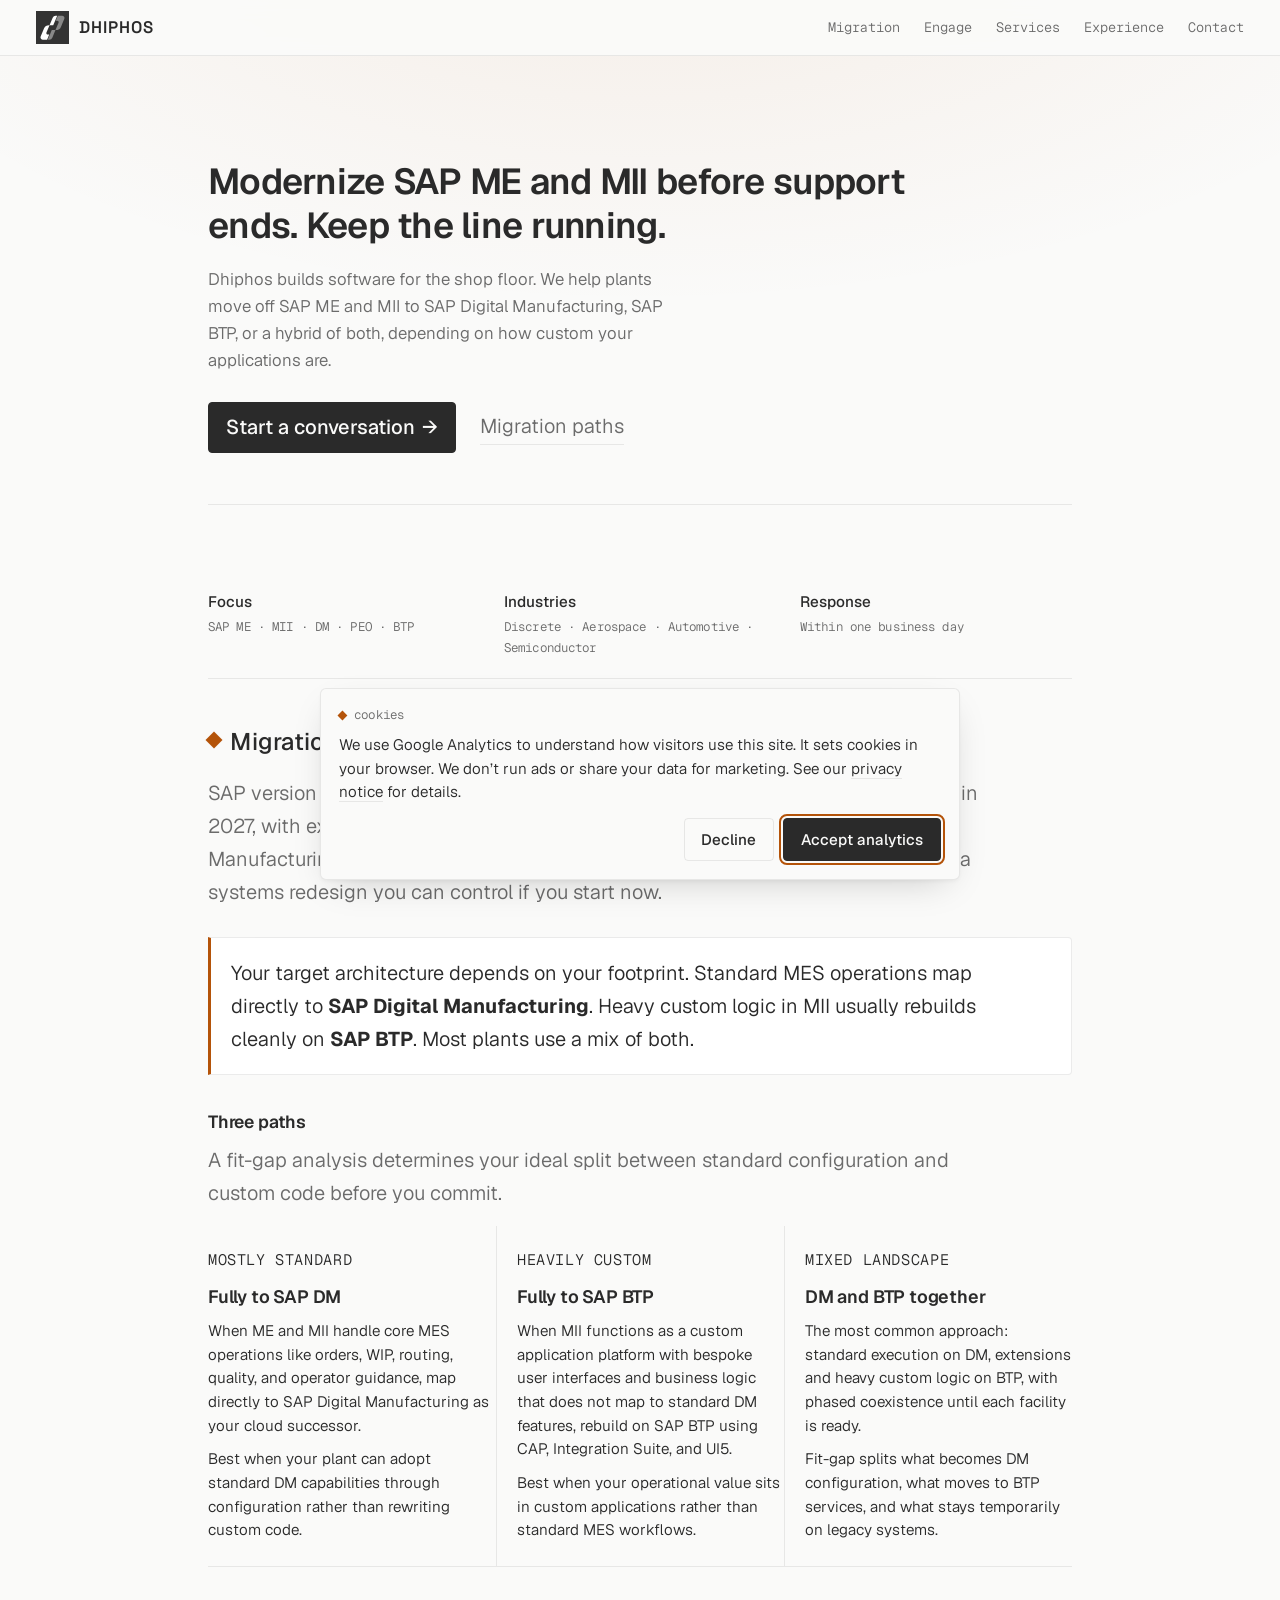
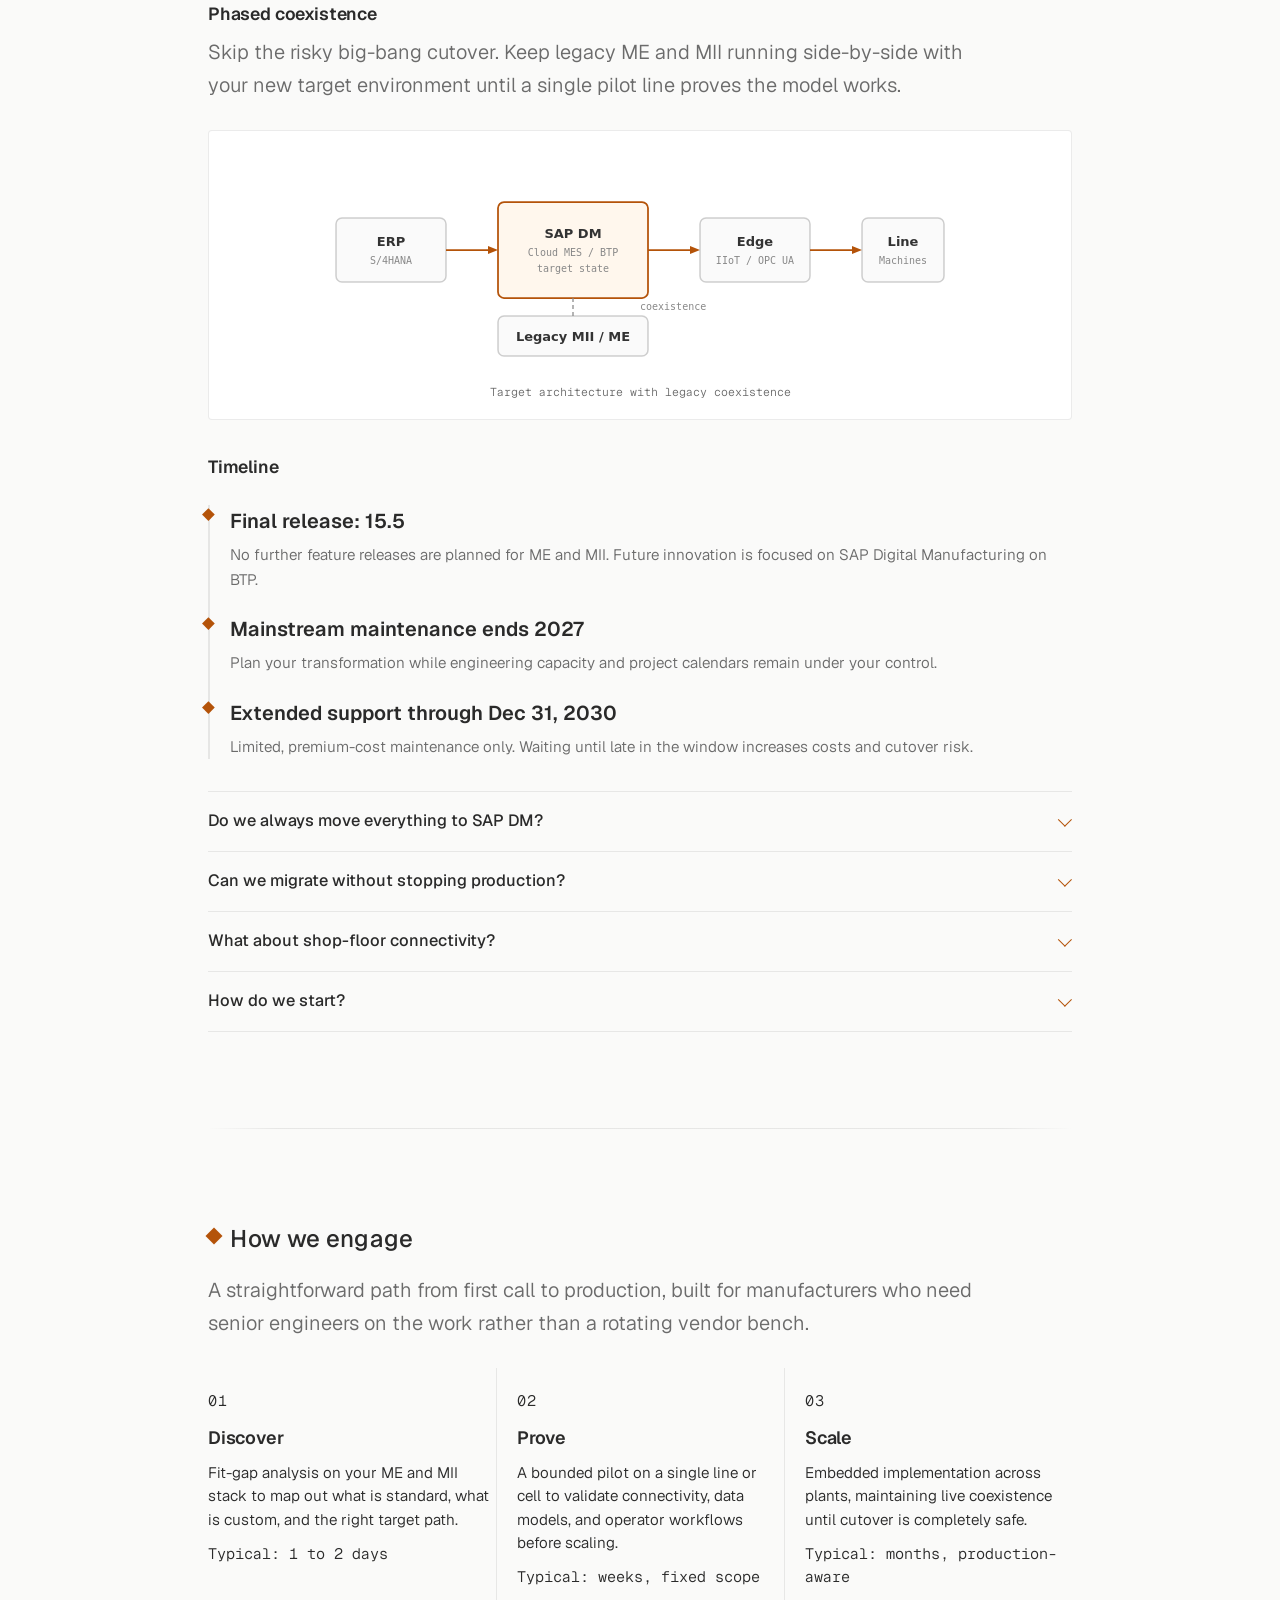
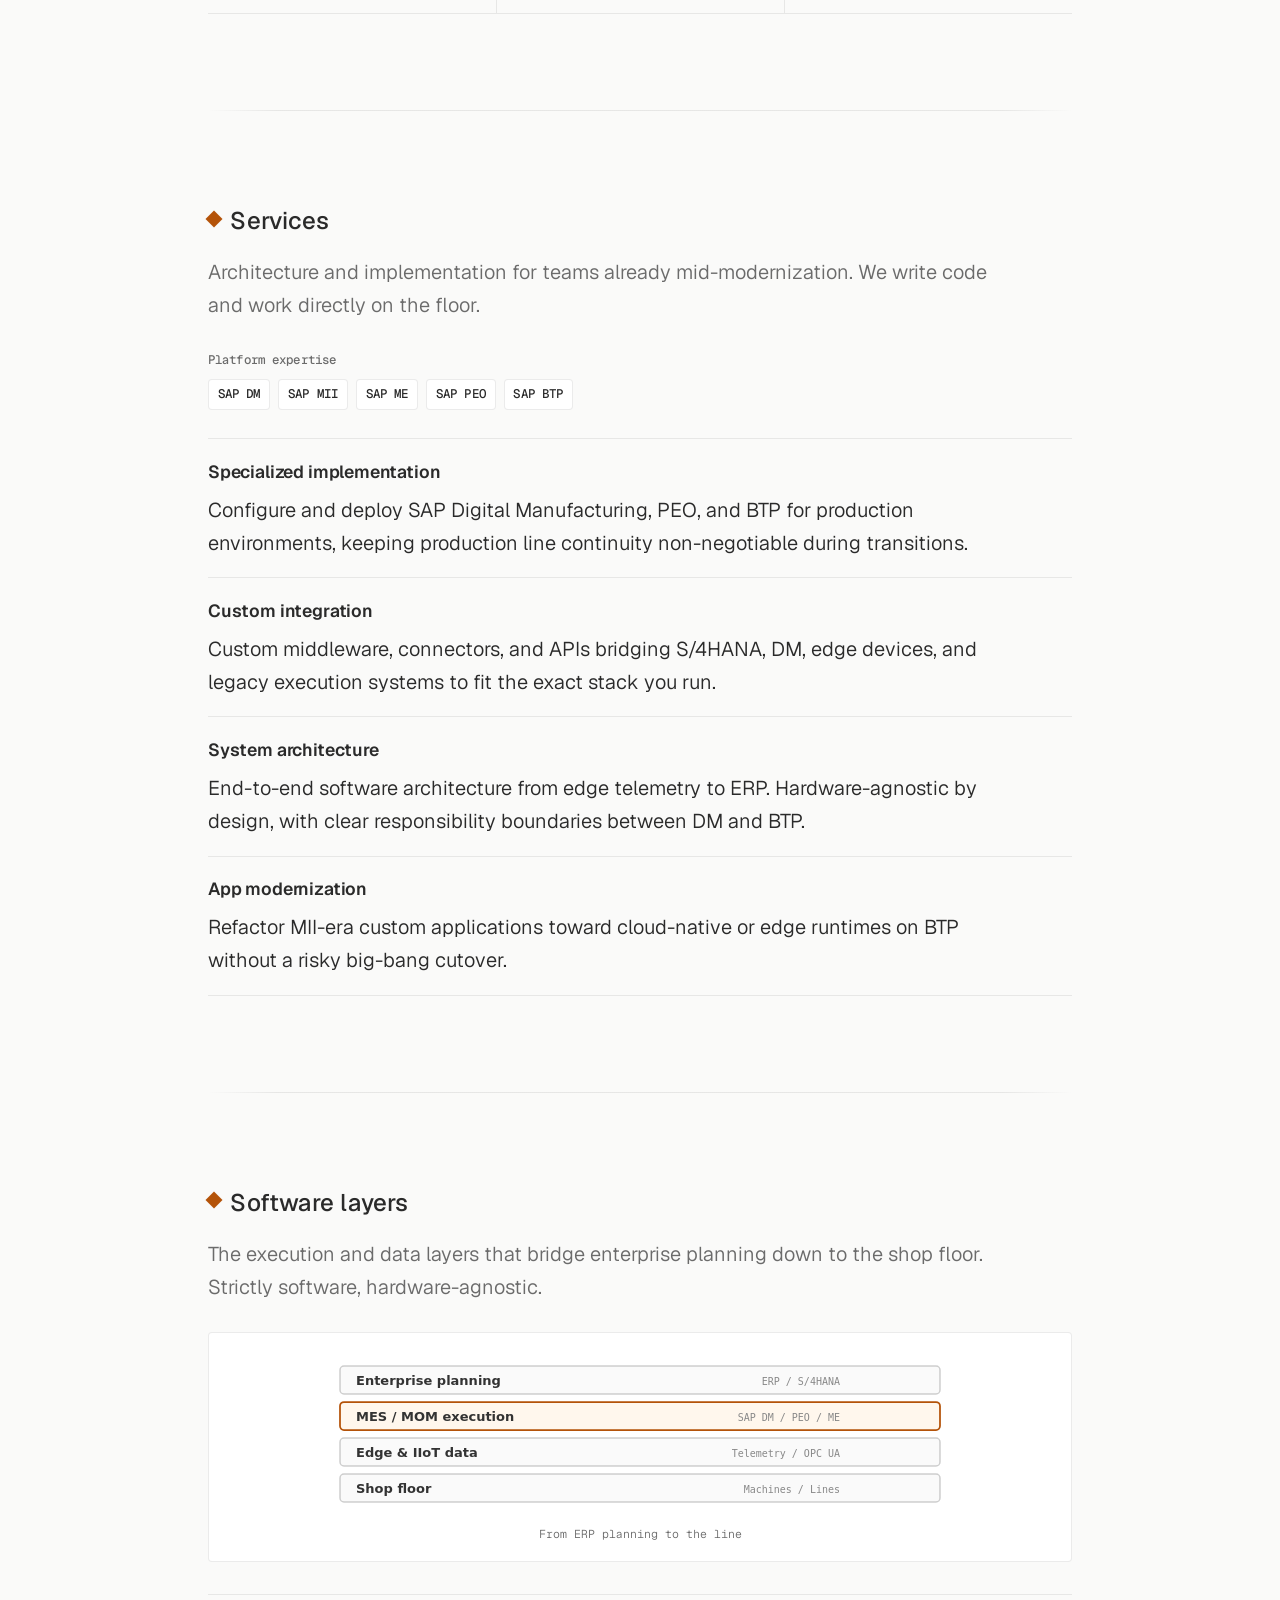
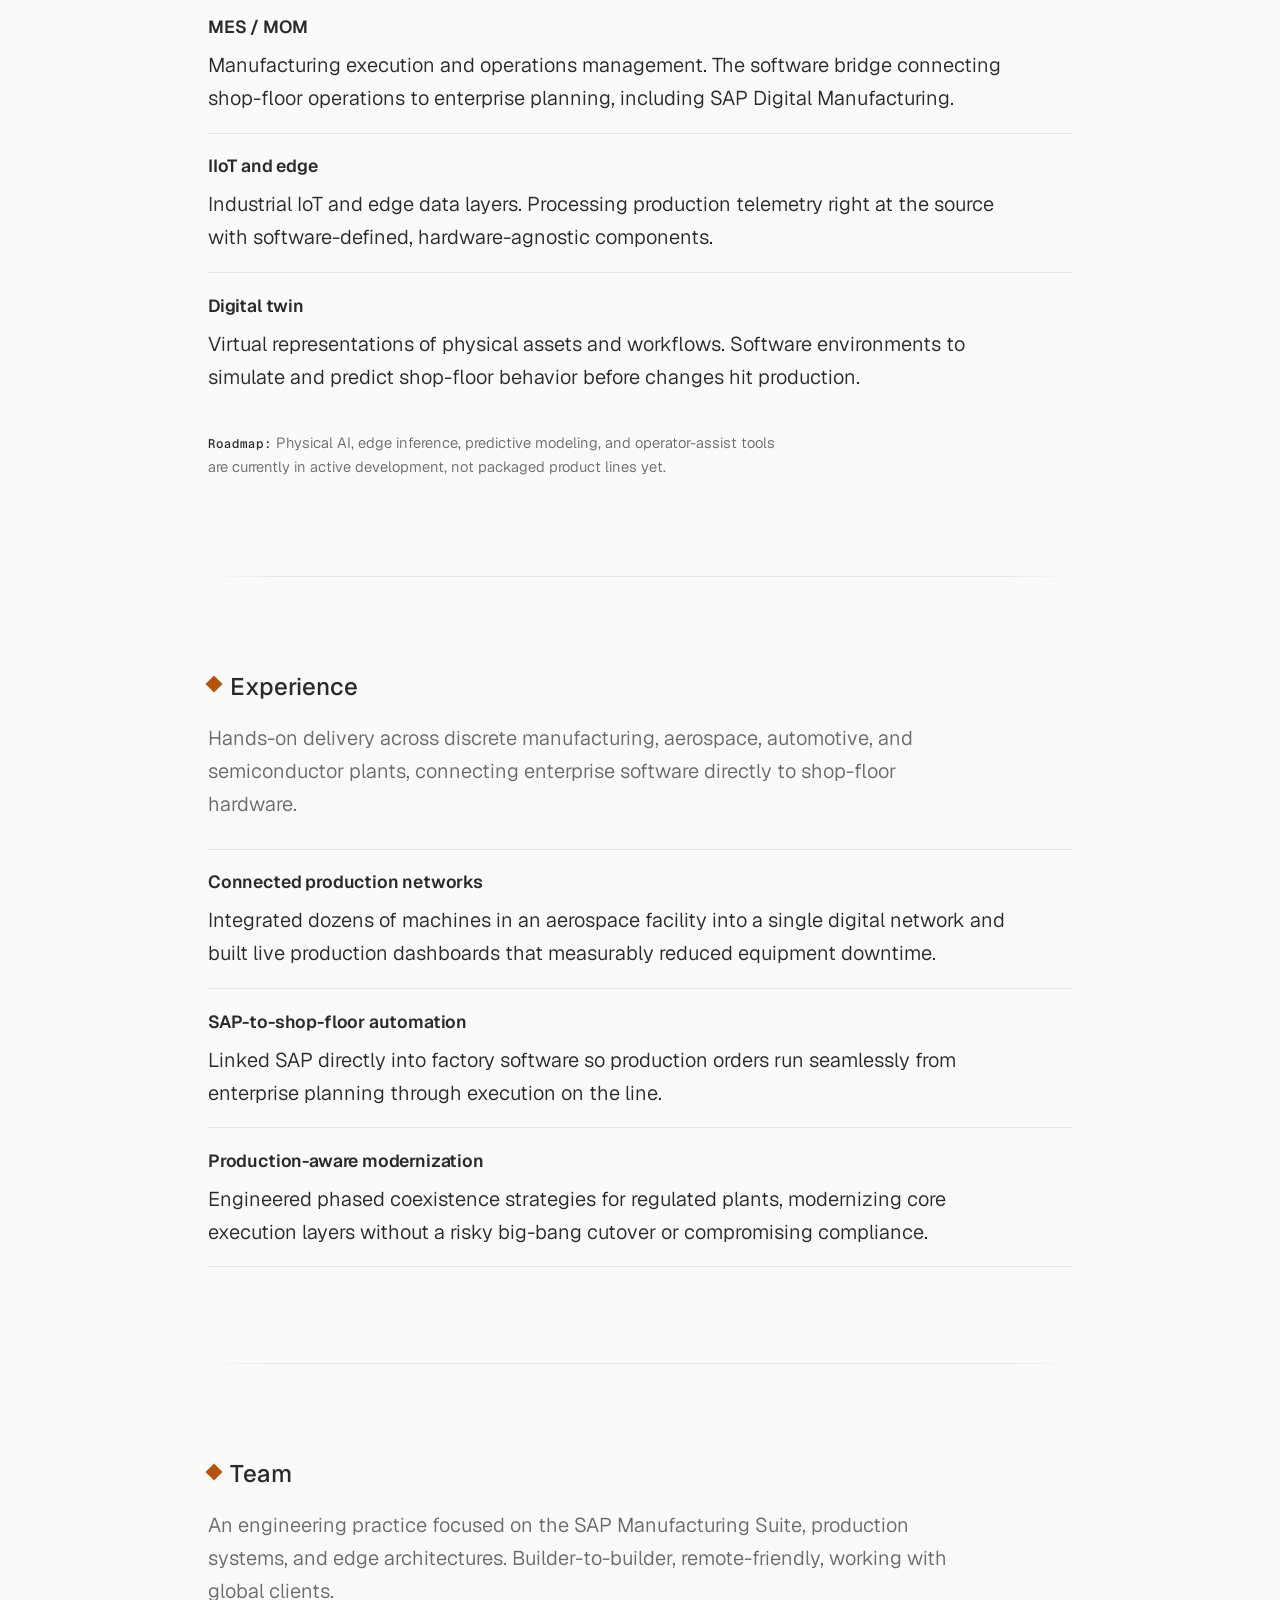
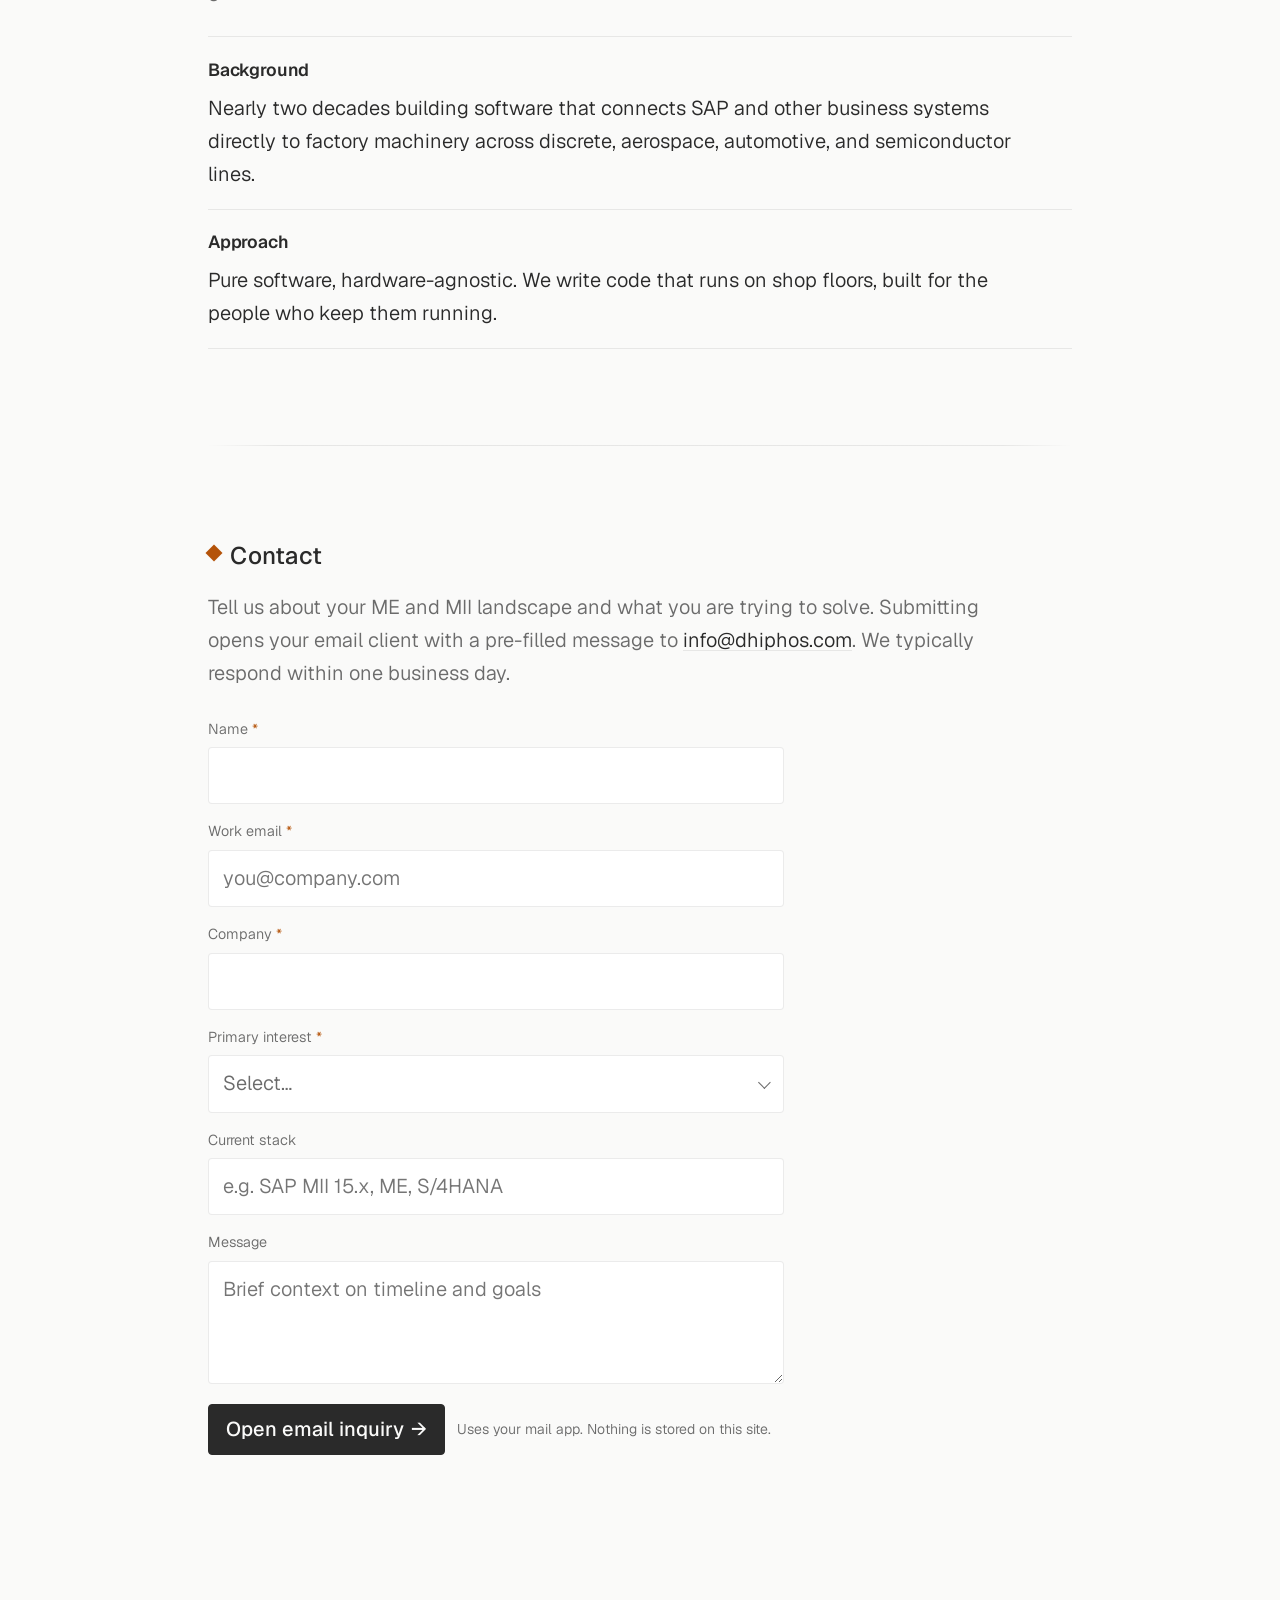
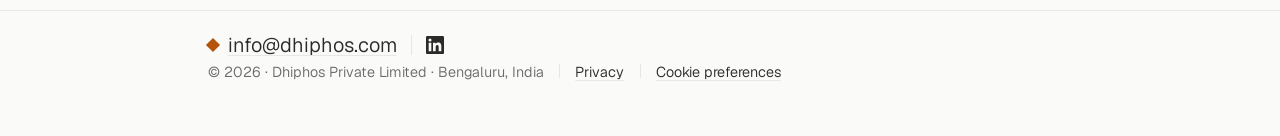
<file: index.html>
<!doctype html>
<html lang="en">
<head>
  <script async src="https://www.googletagmanager.com/gtag/js?id=G-GHVMTXCPLV"></script>
  <script>
    window.dataLayer = window.dataLayer || [];
    function gtag(){dataLayer.push(arguments);}
    gtag('consent', 'default', {
      ad_storage: 'denied',
      ad_user_data: 'denied',
      ad_personalization: 'denied',
      analytics_storage: 'denied',
      functionality_storage: 'granted',
      security_storage: 'granted',
      wait_for_update: 500
    });
    gtag('js', new Date());
    gtag('config', 'G-GHVMTXCPLV');
  </script>
  <script src="assets/js/consent.js" defer></script>
  <meta charset="utf-8" />
  <meta name="viewport" content="width=device-width, initial-scale=1" />
  <title>Dhiphos | SAP ME and MII modernization for manufacturing</title>
  <meta name="description" content="Dhiphos helps manufacturers migrate SAP ME and MII before support ends to SAP Digital Manufacturing, SAP BTP, or both, without stopping production." />
  <meta name="theme-color" content="#fafaf9" media="(prefers-color-scheme: light)" />
  <meta name="theme-color" content="#141414" media="(prefers-color-scheme: dark)" />

  <link rel="icon" type="image/svg+xml" href="/assets/img/favicon.svg" />
  <link rel="icon" type="image/png" sizes="48x48" href="/assets/img/favicon-48.png" />
  <link rel="apple-touch-icon" sizes="180x180" href="/assets/img/apple-touch-icon.png" />
  <link rel="manifest" href="/manifest.webmanifest" />
  <link rel="canonical" href="https://dhiphos.com/" />

  <meta property="og:title" content="Dhiphos | SAP ME and MII modernization for manufacturing" />
  <meta property="og:description" content="Migrate SAP ME and MII to SAP Digital Manufacturing, SAP BTP, or both, without stopping the line." />
  <meta property="og:type" content="website" />
  <meta property="og:url" content="https://dhiphos.com/" />
  <meta property="og:site_name" content="Dhiphos" />
  <meta property="og:image" content="https://dhiphos.com/assets/img/og-image.png" />
  <meta property="og:image:width" content="1200" />
  <meta property="og:image:height" content="630" />
  <meta property="og:image:alt" content="Dhiphos | Industrial software for modern manufacturing" />
  <meta name="twitter:card" content="summary_large_image" />

  <script type="application/ld+json">
  {
    "@context": "https://schema.org",
    "@type": "Organization",
    "name": "Dhiphos",
    "legalName": "Dhiphos Private Limited",
    "url": "https://dhiphos.com/",
    "email": "info@dhiphos.com",
    "address": {
      "@type": "PostalAddress",
      "addressLocality": "Bengaluru",
      "addressCountry": "IN"
    },
    "sameAs": ["https://www.linkedin.com/company/dhiphos"],
    "description": "Industrial software practice specializing in SAP ME and MII modernization to SAP Digital Manufacturing and SAP BTP."
  }
  </script>
  <script type="application/ld+json">
  {
    "@context": "https://schema.org",
    "@type": "FAQPage",
    "mainEntity": [
      {
        "@type": "Question",
        "name": "What is happening to SAP ME and SAP MII?",
        "acceptedAnswer": {
          "@type": "Answer",
          "text": "SAP Manufacturing Execution and SAP Manufacturing Integration and Intelligence are reaching end of life. Version 15.5 is the final release. Mainstream maintenance ends in 2027, and extended support runs through December 31, 2030. SAP positions Digital Manufacturing as the cloud successor."
        }
      },
      {
        "@type": "Question",
        "name": "Do we always move everything to SAP Digital Manufacturing?",
        "acceptedAnswer": {
          "@type": "Answer",
          "text": "No. Standard MES footprints generally move fully to SAP Digital Manufacturing. Heavy custom MII applications often rebuild on SAP BTP. Mixed plants use both, with the exact split determined by a fit-gap analysis."
        }
      },
      {
        "@type": "Question",
        "name": "Can we migrate without stopping production?",
        "acceptedAnswer": {
          "@type": "Answer",
          "text": "Yes. Phased coexistence keeps legacy ME and MII running alongside your new target environment while you validate a pilot line, then scale plant by plant."
        }
      }
    ]
  }
  </script>

  <link rel="preload" href="assets/fonts/geist-sans.woff2" as="font" type="font/woff2" crossorigin />
  <link rel="preload" href="assets/fonts/geist-mono.woff2" as="font" type="font/woff2" crossorigin />
  <link rel="stylesheet" href="assets/css/styles.css" />
  <link rel="stylesheet" href="assets/css/components.css" />
</head>
<body id="top">

  <a class="skip-link" href="#main">Skip to main content</a>

  <header class="topnav" aria-label="Primary">
    <a class="topnav-brand" href="#top" aria-label="Dhiphos home">
      <span class="topnav-logo-slot" aria-hidden="true">
        <img class="topnav-logo topnav-logo-light" src="assets/img/logo-light.svg" alt="" width="33" height="33" />
        <img class="topnav-logo topnav-logo-dark" src="assets/img/logo-dark.svg" alt="" width="24" height="24" />
      </span>
      <span class="topnav-wordmark">Dhiphos</span>
    </a>
    <button type="button" class="nav-toggle" aria-controls="primary-nav" aria-expanded="false" aria-label="Open menu">
      <span class="nav-toggle-bars" aria-hidden="true"></span>
    </button>
    <nav class="topnav-nav" id="primary-nav" aria-label="Section navigation">
      <a href="#migration">Migration</a>
      <a href="#engage">Engage</a>
      <a href="#services">Services</a>
      <a href="#work">Experience</a>
      <a href="#contact">Contact</a>
    </nav>
  </header>

  <main class="wrap" id="main">

    <section class="hero" aria-labelledby="hero-h1">
      <h1 id="hero-h1" class="tagline">
        Modernize SAP ME and MII before support ends. Keep the line running.
      </h1>
      <p class="lede">
        Dhiphos builds software for the shop floor. We help plants move off SAP ME and MII 
        to SAP Digital Manufacturing, SAP BTP, or a hybrid of both, depending on how custom your applications are.
      </p>
      <p class="hero-actions">
        <a class="btn btn-primary" href="#contact">Start a conversation <span class="btn-arrow" aria-hidden="true">&rarr;</span></a>
        <a class="btn-link" href="#migration">Migration paths</a>
      </p>
    </section>

    <ul class="trust-strip" aria-label="At a glance">
      <li><strong>Focus</strong> SAP ME · MII · DM · PEO · BTP</li>
      <li><strong>Industries</strong> Discrete · Aerospace · Automotive · Semiconductor</li>
      <li><strong>Response</strong> Within one business day</li>
    </ul>

    <!-- ========== MIGRATION ========== -->
    <section class="block" id="migration" aria-labelledby="h-migration">
      <h2 id="h-migration" class="section"><span class="caret" aria-hidden="true"></span>Migration</h2>
      <p class="block-lede">
        SAP version 15.5 is the final release for ME and MII. Mainstream maintenance ends in 2027, 
        with extended support running through December 31, 2030. SAP Digital Manufacturing is the cloud successor. 
        This is not a direct copy-paste upgrade; it is a systems redesign you can control if you start now.
      </p>

      <div class="problem-callout">
        <p>
          Your target architecture depends on your footprint. Standard MES operations map directly to 
          <strong>SAP Digital Manufacturing</strong>. Heavy custom logic in MII usually rebuilds cleanly on 
          <strong>SAP BTP</strong>. Most plants use a mix of both.
        </p>
      </div>

      <h3 class="entry-title-plain is-spaced">Three paths</h3>
      <p class="block-lede block-lede-tight">
        A fit-gap analysis determines your ideal split between standard configuration and custom code before you commit.
      </p>
      <ul class="path-grid">
        <li class="path-card">
          <p class="path-fit">Mostly standard</p>
          <h3>Fully to SAP DM</h3>
          <p>
            When ME and MII handle core MES operations like orders, WIP, routing, quality, and operator guidance, 
            map directly to SAP Digital Manufacturing as your cloud successor.
          </p>
          <p>
            Best when your plant can adopt standard DM capabilities through configuration rather than rewriting custom code.
          </p>
        </li>
        <li class="path-card">
          <p class="path-fit">Heavily custom</p>
          <h3>Fully to SAP BTP</h3>
          <p>
            When MII functions as a custom application platform with bespoke user interfaces and business logic 
            that does not map to standard DM features, rebuild on SAP BTP using CAP, Integration Suite, and UI5.
          </p>
          <p>
            Best when your operational value sits in custom applications rather than standard MES workflows.
          </p>
        </li>
        <li class="path-card">
          <p class="path-fit">Mixed landscape</p>
          <h3>DM and BTP together</h3>
          <p>
            The most common approach: standard execution on DM, extensions and heavy custom logic on BTP, 
            with phased coexistence until each facility is ready.
          </p>
          <p>
            Fit-gap splits what becomes DM configuration, what moves to BTP services, and what stays temporarily on legacy systems.
          </p>
        </li>
      </ul>

      <h3 class="entry-title-plain is-spaced">Phased coexistence</h3>
      <p class="block-lede">
        Skip the risky big-bang cutover. Keep legacy ME and MII running side-by-side with your new target environment 
        until a single pilot line proves the model works.
      </p>
      <figure class="diagram">
        <img class="diagram-light" src="assets/img/diagrams/migration-coexistence.svg" width="640" height="220" alt="Architecture: ERP to SAP DM to edge to machines, with legacy MII in coexistence." loading="lazy" decoding="async" />
        <img class="diagram-dark" src="assets/img/diagrams/migration-coexistence-dark.svg" width="640" height="220" alt="" aria-hidden="true" loading="lazy" decoding="async" />
        <figcaption class="diagram-caption">Target architecture with legacy coexistence</figcaption>
      </figure>

      <h3 class="entry-title-plain">Timeline</h3>
      <ul class="timeline">
        <li>
          <strong>Final release: 15.5</strong>
          <p>No further feature releases are planned for ME and MII. Future innovation is focused on SAP Digital Manufacturing on BTP.</p>
        </li>
        <li>
          <strong>Mainstream maintenance ends 2027</strong>
          <p>Plan your transformation while engineering capacity and project calendars remain under your control.</p>
        </li>
        <li>
          <strong>Extended support through Dec 31, 2030</strong>
          <p>Limited, premium-cost maintenance only. Waiting until late in the window increases costs and cutover risk.</p>
        </li>
      </ul>

      <div class="faq-list is-spaced">
        <details class="faq-item">
          <summary>Do we always move everything to SAP DM?</summary>
          <div class="faq-body"><div class="faq-body-inner">
            <p>No. Standard MES footprints go to DM. Heavy custom MII rebuilds on BTP. Most plants use a hybrid approach determined by fit-gap.</p>
          </div></div>
        </details>
        <details class="faq-item">
          <summary>Can we migrate without stopping production?</summary>
          <div class="faq-body"><div class="faq-body-inner">
            <p>Yes. Phased coexistence keeps your existing systems live while you validate a single line before rolling it out plant by plant.</p>
          </div></div>
        </details>
        <details class="faq-item">
          <summary>What about shop-floor connectivity?</summary>
          <div class="faq-body"><div class="faq-body-inner">
            <p>We deploy software-defined edge layers like OPC UA and MQTT so you are not forced into an expensive hardware refresh.</p>
          </div></div>
        </details>
        <details class="faq-item">
          <summary>How do we start?</summary>
          <div class="faq-body"><div class="faq-body-inner">
            <p>Discover (fit-gap analysis) to Prove (bounded pilot) to Scale (embedded delivery or fixed-scope SOW).</p>
          </div></div>
        </details>
      </div>
    </section>

    <!-- ========== ENGAGE ========== -->
    <section class="block" id="engage" aria-labelledby="h-engage">
      <h2 id="h-engage" class="section"><span class="caret" aria-hidden="true"></span>How we engage</h2>
      <p class="block-lede">
        A straightforward path from first call to production, built for manufacturers who need senior engineers 
        on the work rather than a rotating vendor bench.
      </p>
      <ol class="engage-grid">
        <li class="engage-card">
          <p class="engage-step">01</p>
          <h3>Discover</h3>
          <p>Fit-gap analysis on your ME and MII stack to map out what is standard, what is custom, and the right target path.</p>
          <p class="engage-meta">Typical: 1 to 2 days</p>
        </li>
        <li class="engage-card">
          <p class="engage-step">02</p>
          <h3>Prove</h3>
          <p>A bounded pilot on a single line or cell to validate connectivity, data models, and operator workflows before scaling.</p>
          <p class="engage-meta">Typical: weeks, fixed scope</p>
        </li>
        <li class="engage-card">
          <p class="engage-step">03</p>
          <h3>Scale</h3>
          <p>Embedded implementation across plants, maintaining live coexistence until cutover is completely safe.</p>
          <p class="engage-meta">Typical: months, production-aware</p>
        </li>
      </ol>
    </section>

    <!-- ========== SERVICES ========== -->
    <section class="block" id="services" aria-labelledby="h-services">
      <h2 id="h-services" class="section"><span class="caret" aria-hidden="true"></span>Services</h2>
      <p class="block-lede">
        Architecture and implementation for teams already mid-modernization. We write code and work directly on the floor.
      </p>

      <p class="chip-rail-eyebrow">Platform expertise</p>
      <ul class="chip-rail" aria-label="Platform expertise">
        <li class="chip">SAP DM</li>
        <li class="chip">SAP MII</li>
        <li class="chip">SAP ME</li>
        <li class="chip">SAP PEO</li>
        <li class="chip">SAP BTP</li>
      </ul>

      <div class="entry">
        <h3 class="entry-title-plain">Specialized implementation</h3>
        <p>
          Configure and deploy SAP Digital Manufacturing, PEO, and BTP for production environments, 
          keeping production line continuity non-negotiable during transitions.
        </p>
      </div>
      <div class="entry">
        <h3 class="entry-title-plain">Custom integration</h3>
        <p>
          Custom middleware, connectors, and APIs bridging S/4HANA, DM, edge devices, and legacy execution systems 
          to fit the exact stack you run.
        </p>
      </div>
      <div class="entry">
        <h3 class="entry-title-plain">System architecture</h3>
        <p>
          End-to-end software architecture from edge telemetry to ERP. Hardware-agnostic by design, 
          with clear responsibility boundaries between DM and BTP.
        </p>
      </div>
      <div class="entry">
        <h3 class="entry-title-plain">App modernization</h3>
        <p>
          Refactor MII-era custom applications toward cloud-native or edge runtimes on BTP without a risky big-bang cutover.
        </p>
      </div>
    </section>

    <!-- ========== LAYERS ========== -->
    <section class="block" id="layers" aria-labelledby="h-layers">
      <h2 id="h-layers" class="section"><span class="caret" aria-hidden="true"></span>Software layers</h2>
      <p class="block-lede">
        The execution and data layers that bridge enterprise planning down to the shop floor. Strictly software, hardware-agnostic.
      </p>

      <figure class="diagram">
        <img class="diagram-light" src="assets/img/diagrams/software-layers.svg" alt="Layers: enterprise planning, MES/MOM, edge IIoT, and shop floor." width="640" height="160" loading="lazy" decoding="async" />
        <img class="diagram-dark" src="assets/img/diagrams/software-layers-dark.svg" alt="" aria-hidden="true" width="640" height="160" loading="lazy" decoding="async" />
        <figcaption class="diagram-caption">From ERP planning to the line</figcaption>
      </figure>

      <div class="entry">
        <h3 class="entry-title-plain">MES / MOM</h3>
        <p>
          Manufacturing execution and operations management. The software bridge connecting shop-floor operations 
          to enterprise planning, including SAP Digital Manufacturing.
        </p>
      </div>
      <div class="entry">
        <h3 class="entry-title-plain">IIoT and edge</h3>
        <p>
          Industrial IoT and edge data layers. Processing production telemetry right at the source with 
          software-defined, hardware-agnostic components.
        </p>
      </div>
      <div class="entry">
        <h3 class="entry-title-plain">Digital twin</h3>
        <p>
          Virtual representations of physical assets and workflows. Software environments to simulate 
          and predict shop-floor behavior before changes hit production.
        </p>
      </div>

      <p class="roadmap-note">
        <strong>Roadmap:</strong> Physical AI, edge inference, predictive modeling, and operator-assist tools 
        are currently in active development, not packaged product lines yet.
      </p>
    </section>

    <!-- ========== EXPERIENCE ========== -->
    <section class="block" id="work" aria-labelledby="h-work">
      <h2 id="h-work" class="section"><span class="caret" aria-hidden="true"></span>Experience</h2>
      <p class="block-lede">
        Hands-on delivery across discrete manufacturing, aerospace, automotive, and semiconductor plants, 
        connecting enterprise software directly to shop-floor hardware.
      </p>
      <div class="entry">
        <h3 class="entry-title-plain">Connected production networks</h3>
        <p>
          Integrated dozens of machines in an aerospace facility into a single digital network and built live 
          production dashboards that measurably reduced equipment downtime.
        </p>
      </div>
      <div class="entry">
        <h3 class="entry-title-plain">SAP-to-shop-floor automation</h3>
        <p>
          Linked SAP directly into factory software so production orders run seamlessly from enterprise planning 
          through execution on the line.
        </p>
      </div>
      <div class="entry">
        <h3 class="entry-title-plain">Production-aware modernization</h3>
        <p>
          Engineered phased coexistence strategies for regulated plants, modernizing core execution layers 
          without a risky big-bang cutover or compromising compliance.
        </p>
      </div>
    </section>

    <!-- ========== TEAM ========== -->
    <section class="block" id="team" aria-labelledby="h-team">
      <h2 id="h-team" class="section"><span class="caret" aria-hidden="true"></span>Team</h2>
      <p class="block-lede">
        An engineering practice focused on the SAP Manufacturing Suite, production systems, and edge architectures. 
        Builder-to-builder, remote-friendly, working with global clients.
      </p>
      <div class="entry">
        <h3 class="entry-title-plain">Background</h3>
        <p>
          Nearly two decades building software that connects SAP and other business systems directly to factory machinery 
          across discrete, aerospace, automotive, and semiconductor lines.
        </p>
      </div>
      <div class="entry">
        <h3 class="entry-title-plain">Approach</h3>
        <p>
          Pure software, hardware-agnostic. We write code that runs on shop floors, built for the people who keep them running.
        </p>
      </div>
    </section>

    <!-- ========== CONTACT ========== -->
    <section class="block block-contact" id="contact" aria-labelledby="h-contact">
      <h2 id="h-contact" class="section"><span class="caret" aria-hidden="true"></span>Contact</h2>
      <p class="block-lede">
        Tell us about your ME and MII landscape and what you are trying to solve. 
        Submitting opens your email client with a pre-filled message to 
        <a href="mailto:info@dhiphos.com">info@dhiphos.com</a>. We typically respond within one business day.
      </p>

      <form class="inquiry" id="inquiry" novalidate>
        <input type="hidden" name="source" value="home" />

        <div class="inquiry-field">
          <label for="name">Name <span class="req" aria-hidden="true">*</span></label>
          <input id="name" name="name" type="text" autocomplete="name" required />
        </div>
        <div class="inquiry-field">
          <label for="email">Work email <span class="req" aria-hidden="true">*</span></label>
          <input id="email" name="email" type="email" inputmode="email" autocomplete="email" placeholder="you@company.com" required />
        </div>
        <div class="inquiry-field">
          <label for="company">Company <span class="req" aria-hidden="true">*</span></label>
          <input id="company" name="company" type="text" autocomplete="organization" required />
        </div>
        <div class="inquiry-field">
          <label for="interest">Primary interest <span class="req" aria-hidden="true">*</span></label>
          <select id="interest" name="interest" required>
            <option value="">Select…</option>
            <option>Migration — help choose DM, BTP, or both</option>
            <option>Migration — fully to SAP DM</option>
            <option>Migration — fully to SAP BTP</option>
            <option>Migration — DM and BTP (hybrid)</option>
            <option>Implementation</option>
            <option>Integration</option>
            <option>Architecture</option>
            <option>Other</option>
          </select>
        </div>
        <div class="inquiry-field">
          <label for="stack">Current stack</label>
          <input id="stack" name="stack" type="text" placeholder="e.g. SAP MII 15.x, ME, S/4HANA" />
        </div>
        <div class="inquiry-field">
          <label for="message">Message</label>
          <textarea id="message" name="message" rows="3" placeholder="Brief context on timeline and goals"></textarea>
        </div>

        <div class="inquiry-actions">
          <button type="submit" class="btn btn-primary">Open email inquiry <span class="btn-arrow" aria-hidden="true">&rarr;</span></button>
          <p class="inquiry-hint">Uses your mail app. Nothing is stored on this site.</p>
        </div>
        <p class="inquiry-status" id="inquiry-status" role="status" aria-live="polite"></p>

        <noscript>
          <p class="signup-noscript">
            JavaScript is disabled. Please email us directly at 
            <a href="mailto:info@dhiphos.com">info@dhiphos.com</a>.
          </p>
        </noscript>
      </form>
    </section>

  </main>

  <footer class="foot" role="contentinfo">
    <div class="foot-wrap">
      <p class="foot-row foot-contact">
        <span class="caret" aria-hidden="true"></span>
        <a href="mailto:info@dhiphos.com">info@dhiphos.com</a>
        <span class="foot-sep" aria-hidden="true"></span>
        <a class="social-link"
           href="https://www.linkedin.com/company/dhiphos"
           target="_blank" rel="noopener noreferrer"
           aria-label="Dhiphos on LinkedIn">
          <svg class="social-icon" viewBox="0 0 24 24" width="18" height="18" aria-hidden="true" focusable="false">
            <path fill="currentColor"
                  d="M20.45 20.45h-3.55v-5.57c0-1.33-.02-3.04-1.85-3.04-1.86 0-2.14 1.45-2.14 2.95v5.66H9.36V9h3.41v1.56h.05c.47-.9 1.63-1.85 3.36-1.85 3.59 0 4.27 2.36 4.27 5.43v6.31zM5.34 7.43a2.06 2.06 0 1 1 0-4.12 2.06 2.06 0 0 1 0 4.12zM7.12 20.45H3.56V9h3.56v11.45zM22.22 0H1.77C.79 0 0 .77 0 1.72v20.56C0 23.23.79 24 1.77 24h20.45c.98 0 1.78-.77 1.78-1.72V1.72C24 .77 23.2 0 22.22 0z"/>
          </svg>
          <span class="visually-hidden">LinkedIn</span>
        </a>
      </p>
      <p class="foot-legal small muted">
        &copy; <span id="year"></span> &middot; Dhiphos Private Limited &middot; Bengaluru, India
        <span class="foot-sep" aria-hidden="true"></span>
        <a href="privacy.html">Privacy</a>
        <span class="foot-sep" aria-hidden="true"></span>
        <a href="privacy.html#h-collect" data-consent-open>Cookie preferences</a>
      </p>
    </div>
  </footer>

  <script src="assets/js/script.js" defer></script>
</body>
</html>
</file>
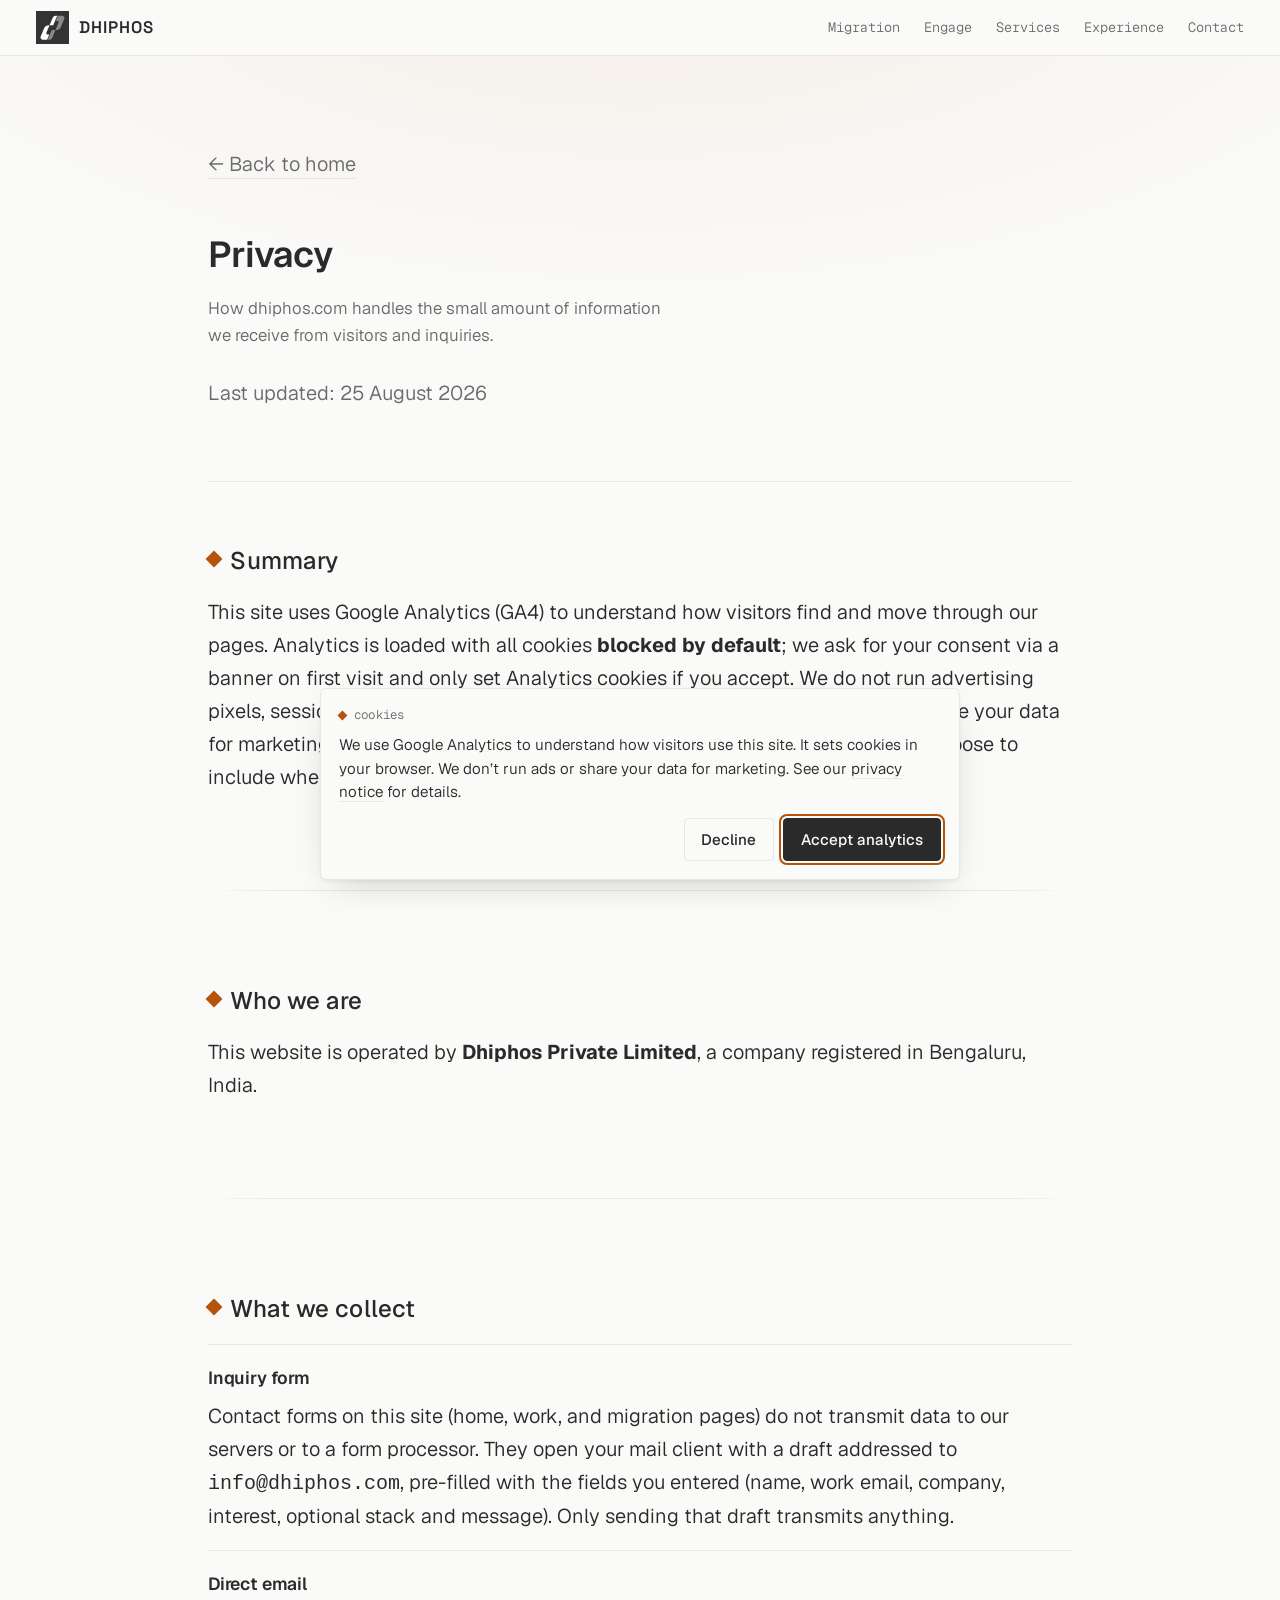
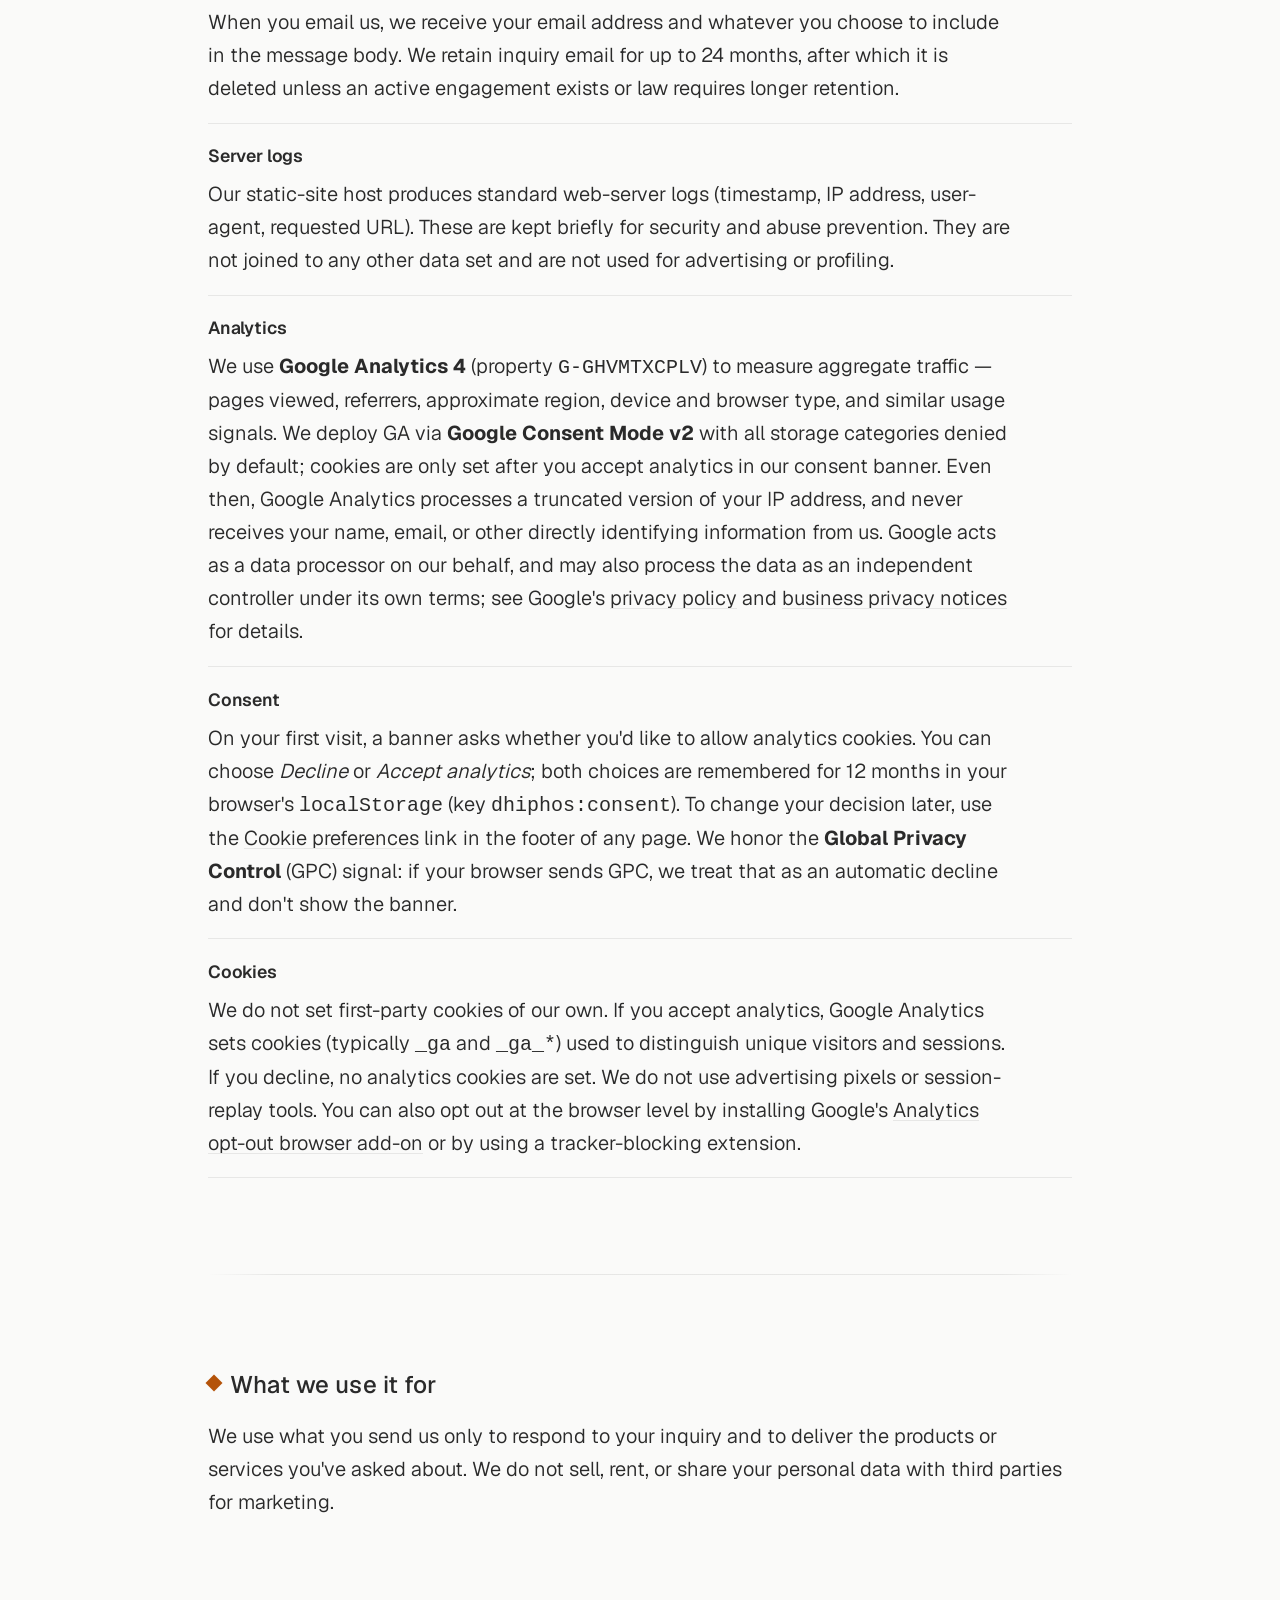
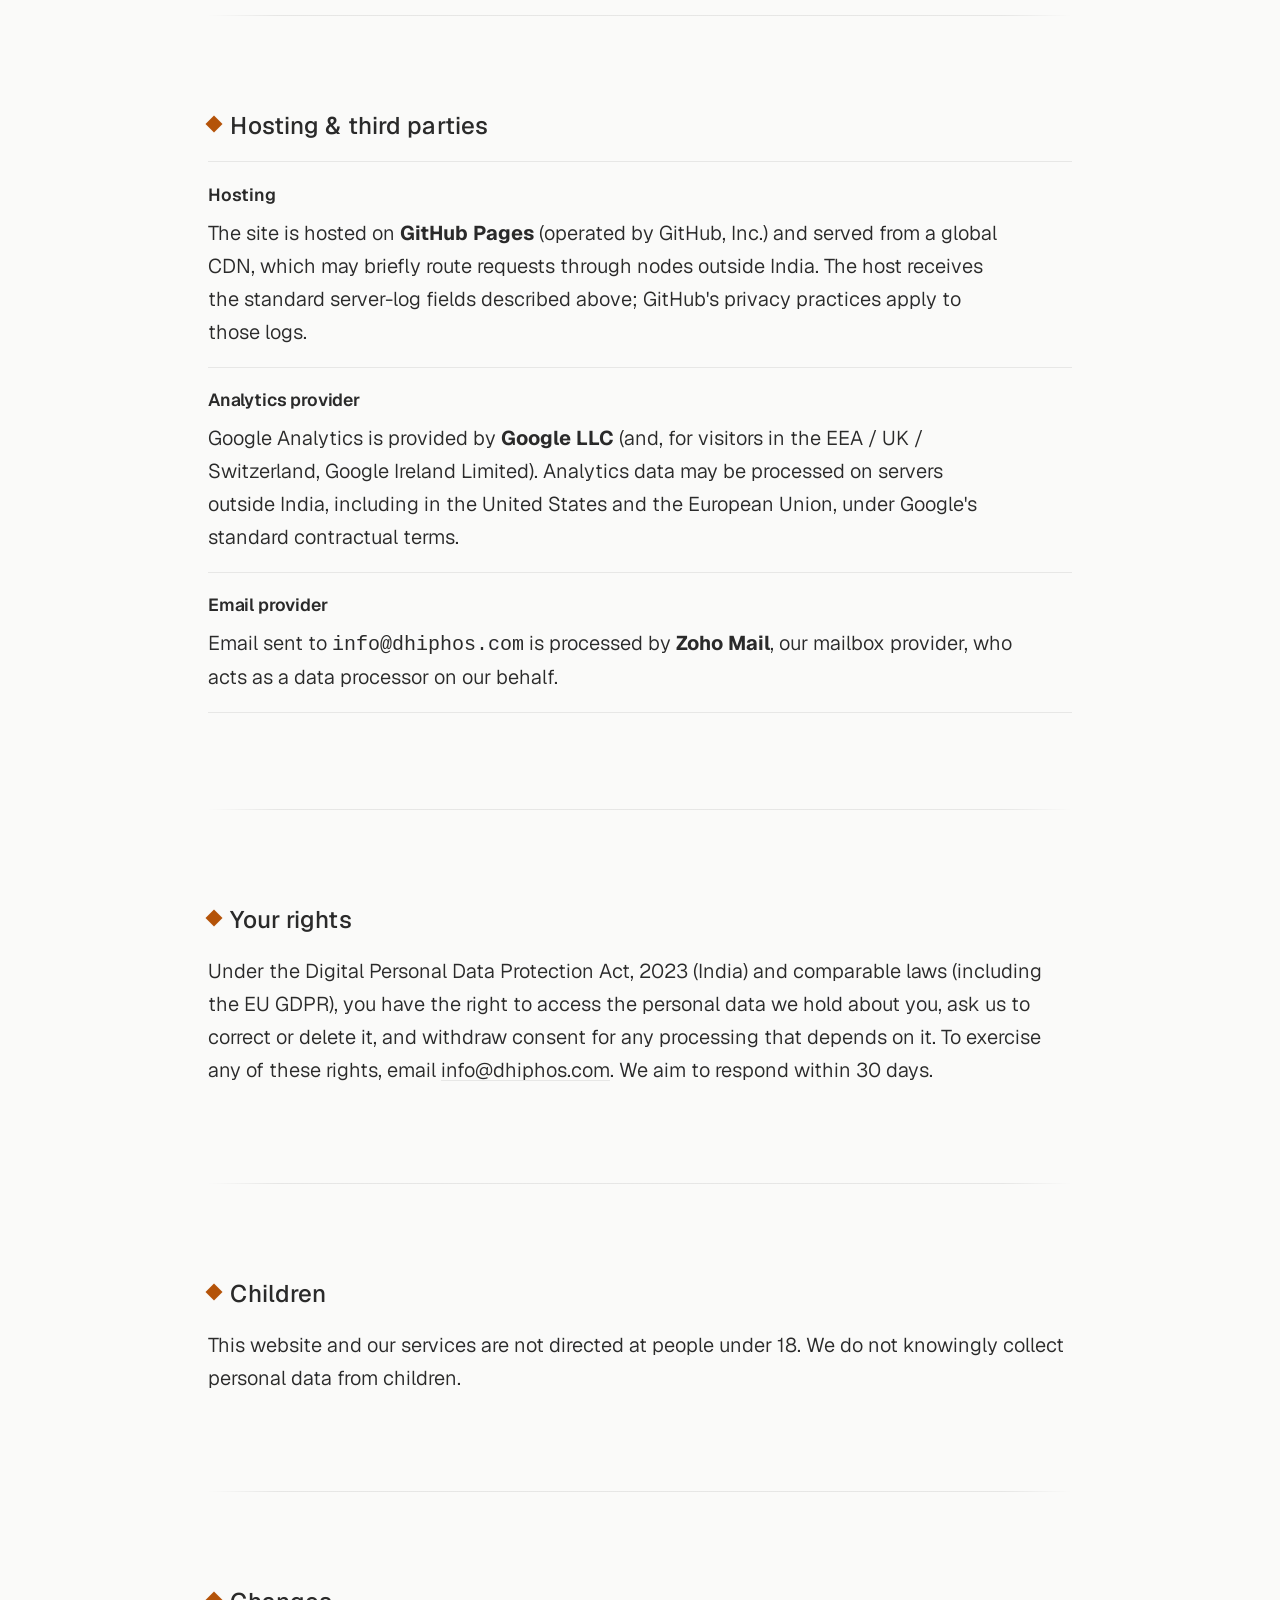
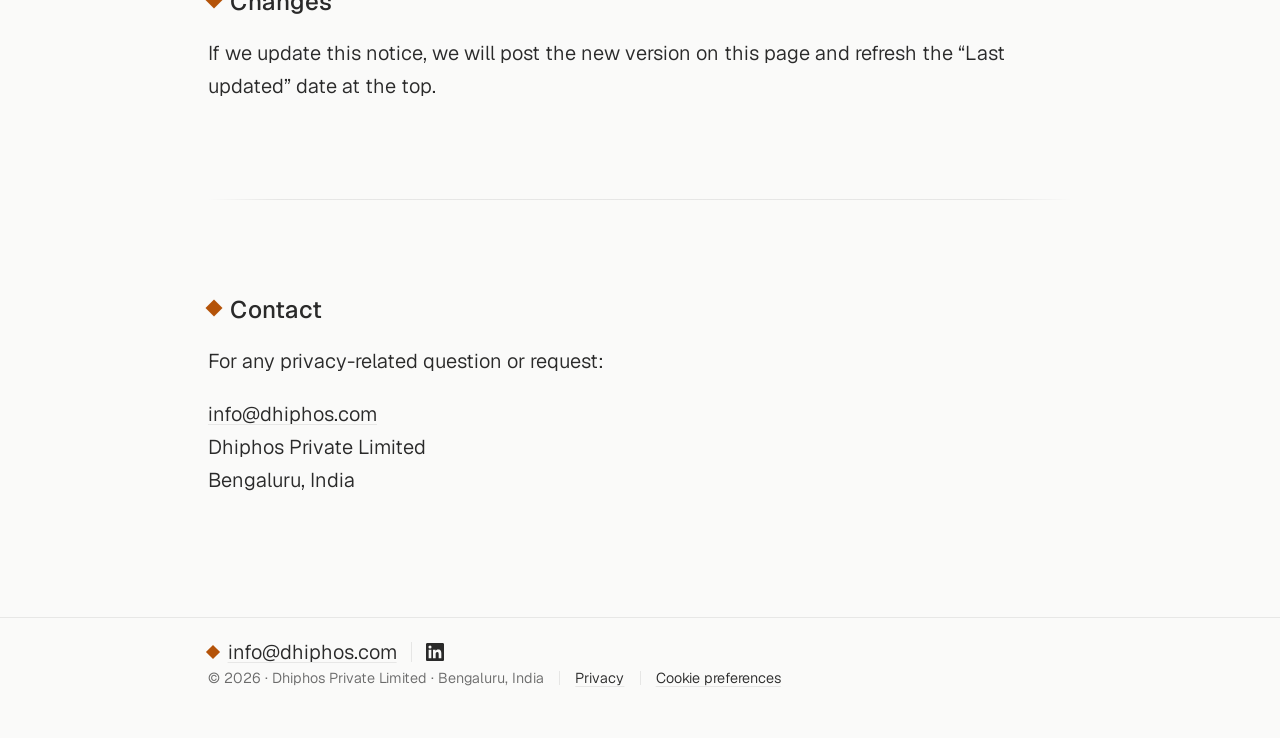
<file: privacy.html>
<!doctype html>
<html lang="en">
<head>
  <!-- Google tag (gtag.js) — Consent Mode v2.
       See index.html for the full rationale. Default-denied for
       analytics + ad signals; assets/js/consent.js asks the
       visitor and updates the consent state. -->
  <script async src="https://www.googletagmanager.com/gtag/js?id=G-GHVMTXCPLV"></script>
  <script>
    window.dataLayer = window.dataLayer || [];
    function gtag(){dataLayer.push(arguments);}

    gtag('consent', 'default', {
      ad_storage: 'denied',
      ad_user_data: 'denied',
      ad_personalization: 'denied',
      analytics_storage: 'denied',
      functionality_storage: 'granted',
      security_storage: 'granted',
      wait_for_update: 500
    });

    gtag('js', new Date());
    gtag('config', 'G-GHVMTXCPLV');
  </script>
  <script src="assets/js/consent.js" defer></script>
  <meta charset="utf-8" />
  <meta name="viewport" content="width=device-width, initial-scale=1" />
  <title>Dhiphos — Privacy</title>
  <meta name="description" content="Privacy notice for dhiphos.com — what we collect, our use of Google Analytics, and how to reach us." />
  <!-- Mobile browser chrome tint. Paired so Android Chrome / iOS Safari
       URL bar matches the page background in either system theme. -->
  <meta name="theme-color" content="#ffffff" media="(prefers-color-scheme: light)" />
  <meta name="theme-color" content="#1a1a1a" media="(prefers-color-scheme: dark)" />

  <!-- Favicons. SVG is the primary icon — it scales crisply for any
       size, including Google's 48×48 minimum for search results.
       PNG fallbacks cover legacy browsers, Googlebot when SVG isn't
       picked up, and the iOS home-screen shortcut. The manifest
       link activates assets referenced in manifest.webmanifest for
       installable / PWA contexts. -->
  <link rel="icon" type="image/svg+xml" href="/assets/img/favicon.svg" />
  <link rel="icon" type="image/png" sizes="48x48" href="/assets/img/favicon-48.png" />
  <link rel="apple-touch-icon" sizes="180x180" href="/assets/img/apple-touch-icon.png" />
  <link rel="manifest" href="/manifest.webmanifest" />

  <meta name="robots" content="index,follow" />
  <link rel="canonical" href="https://dhiphos.com/privacy.html" />

  <!-- Structural Open Graph + Twitter card meta. Page-specific
       og:title / og:description live in a follow-up edit; these are
       the cross-page constants every Dhiphos page should carry. -->
  <meta property="og:title" content="Dhiphos — Privacy" />
  <meta property="og:description" content="How dhiphos.com handles the small amount of information we receive from visitors and inquiries, including our use of Google Analytics." />
  <meta property="og:type" content="website" />
  <meta property="og:url" content="https://dhiphos.com/privacy.html" />
  <meta property="og:site_name" content="Dhiphos" />
  <!-- Same brand card as the home page — it's the Dhiphos identity, not a
       page-specific illustration, so reusing it across the site is the
       right call and keeps shared links visually consistent. -->
  <meta property="og:image" content="https://dhiphos.com/assets/img/og-image.png" />
  <meta property="og:image:width" content="1200" />
  <meta property="og:image:height" content="630" />
  <meta property="og:image:alt" content="Dhiphos — Industrial software for modern manufacturing" />
  <meta name="twitter:card" content="summary_large_image" />

  <!-- Schema.org Organization data. Helps Google build the brand
       Knowledge Panel / sidebar / AI Overview entry. JSON-LD is the
       format Google explicitly recommends. Same payload as on the
       home page — Organization-on-every-page is the recommended
       pattern for small sites. -->
  <script type="application/ld+json">
  {
    "@context": "https://schema.org",
    "@type": "Organization",
    "name": "Dhiphos",
    "legalName": "Dhiphos Private Limited",
    "url": "https://dhiphos.com/",
    "email": "info@dhiphos.com",
    "address": {
      "@type": "PostalAddress",
      "addressLocality": "Bengaluru",
      "addressCountry": "IN"
    },
    "sameAs": ["https://www.linkedin.com/company/dhiphos"],
    "description": "Industrial software for modern manufacturing — MES/MOM, IIoT edge, digital twins, physical AI. Strictly software, hardware-agnostic."
  }
  </script>

  <!-- Preload body fonts (Geist + Geist Mono) — see comment in index.html. -->
  <link rel="preload" href="assets/fonts/geist-sans.woff2" as="font" type="font/woff2" crossorigin />
  <link rel="preload" href="assets/fonts/geist-mono.woff2" as="font" type="font/woff2" crossorigin />

  <link rel="stylesheet" href="assets/css/styles.css" />
  <link rel="stylesheet" href="assets/css/components.css" />
</head>
<body id="top">

  <a class="skip-link" href="#main">Skip to main content</a>

  <header class="topnav" aria-label="Primary">
    <a class="topnav-brand" href="index.html" aria-label="Dhiphos home">
      <span class="topnav-logo-slot" aria-hidden="true">
        <img class="topnav-logo topnav-logo-light"
             src="assets/img/logo-light.svg"
             alt="" width="33" height="33" />
        <img class="topnav-logo topnav-logo-dark"
             src="assets/img/logo-dark.svg"
             alt="" width="24" height="24" />
      </span>
      <span class="topnav-wordmark">Dhiphos</span>
    </a>
    <button type="button" class="nav-toggle" aria-controls="primary-nav" aria-expanded="false" aria-label="Open menu">
      <span class="nav-toggle-bars" aria-hidden="true"></span>
    </button>
    <nav class="topnav-nav" id="primary-nav" aria-label="Primary">
      <a href="index.html#migration">Migration</a>
      <a href="index.html#engage">Engage</a>
      <a href="index.html#services">Services</a>
      <a href="index.html#work">Experience</a>
      <a href="index.html#contact">Contact</a>
    </nav>
  </header>

  <main class="wrap" id="main">

    <p class="back-link">
      <a class="btn-link" href="index.html">&larr; Back to home</a>
    </p>

    <section class="hero" aria-labelledby="hero-h1">
      <h1 id="hero-h1" class="tagline">Privacy</h1>
      <p class="lede">
        How dhiphos.com handles the small amount of information we receive
        from visitors and inquiries.
      </p>
      <p class="muted small">
        Last updated: 25 August 2026
      </p>
    </section>

    <section class="block" aria-labelledby="h-summary">
      <h2 id="h-summary" class="section"><span class="caret" aria-hidden="true"></span>Summary</h2>
      <p>
        This site uses Google Analytics (GA4) to understand how visitors
        find and move through our pages. Analytics is loaded with all
        cookies <strong>blocked by default</strong>; we ask for your
        consent via a banner on first visit and only set Analytics
        cookies if you accept. We do not run advertising pixels,
        session-replay tools, or other third-party trackers, and we
        do not sell or share your data for marketing. Beyond analytics,
        the only personal data we receive is what you choose to include
        when you email us (via the inquiry form&rsquo;s mailto draft or
        a direct message).
      </p>
    </section>

    <section class="block" aria-labelledby="h-who">
      <h2 id="h-who" class="section"><span class="caret" aria-hidden="true"></span>Who we are</h2>
      <p>
        This website is operated by <strong>Dhiphos Private Limited</strong>,
        a company registered in Bengaluru, India.
      </p>
    </section>

    <section class="block" aria-labelledby="h-collect">
      <h2 id="h-collect" class="section"><span class="caret" aria-hidden="true"></span>What we collect</h2>

      <div class="entry">
        <h3 class="entry-title-plain">Inquiry form</h3>
        <p>
          Contact forms on this site (home, work, and migration pages) do
          not transmit data to our servers or to a form processor. They
          open your mail client with a draft addressed to
          <code>info@dhiphos.com</code>, pre-filled with the fields you
          entered (name, work email, company, interest, optional stack and
          message). Only sending that draft transmits anything.
        </p>
      </div>

      <div class="entry">
        <h3 class="entry-title-plain">Direct email</h3>
        <p>
          When you email us, we receive your email address and whatever you
          choose to include in the message body. We retain inquiry email
          for up to 24 months, after which it is deleted unless an active
          engagement exists or law requires longer retention.
        </p>
      </div>

      <div class="entry">
        <h3 class="entry-title-plain">Server logs</h3>
        <p>
          Our static-site host produces standard web-server logs (timestamp,
          IP address, user-agent, requested URL). These are kept briefly for
          security and abuse prevention. They are not joined to any other
          data set and are not used for advertising or profiling.
        </p>
      </div>

      <div class="entry">
        <h3 class="entry-title-plain">Analytics</h3>
        <p>
          We use <strong>Google Analytics 4</strong> (property
          <code>G-GHVMTXCPLV</code>) to measure aggregate traffic
          &mdash; pages viewed, referrers, approximate region, device
          and browser type, and similar usage signals. We deploy GA
          via <strong>Google Consent Mode v2</strong> with all storage
          categories denied by default; cookies are only set after you
          accept analytics in our consent banner. Even then, Google
          Analytics processes a truncated version of your IP address,
          and never receives your name, email, or other directly
          identifying information from us. Google acts as a data
          processor on our behalf, and may also process the data as an
          independent controller under its own terms; see Google's
          <a href="https://policies.google.com/privacy" target="_blank" rel="noopener noreferrer">privacy policy</a>
          and
          <a href="https://business.safety.google/privacy/" target="_blank" rel="noopener noreferrer">business privacy notices</a>
          for details.
        </p>
      </div>

      <div class="entry">
        <h3 class="entry-title-plain">Consent</h3>
        <p>
          On your first visit, a banner asks whether you'd like to allow
          analytics cookies. You can choose <em>Decline</em> or
          <em>Accept analytics</em>; both choices are remembered for
          12 months in your browser's <code>localStorage</code> (key
          <code>dhiphos:consent</code>). To change your decision later,
          use the
          <a href="#" data-consent-open>Cookie preferences</a>
          link in the footer of any page. We honor the
          <strong>Global Privacy Control</strong> (GPC) signal: if your
          browser sends GPC, we treat that as an automatic decline and
          don't show the banner.
        </p>
      </div>

      <div class="entry">
        <h3 class="entry-title-plain">Cookies</h3>
        <p>
          We do not set first-party cookies of our own. If you accept
          analytics, Google Analytics sets cookies (typically
          <code>_ga</code> and <code>_ga_*</code>) used to distinguish
          unique visitors and sessions. If you decline, no analytics
          cookies are set. We do not use advertising pixels or
          session-replay tools. You can also opt out at the browser
          level by installing Google's
          <a href="https://tools.google.com/dlpage/gaoptout" target="_blank" rel="noopener noreferrer">Analytics opt-out browser add-on</a>
          or by using a tracker-blocking extension.
        </p>
      </div>
    </section>

    <section class="block" aria-labelledby="h-use">
      <h2 id="h-use" class="section"><span class="caret" aria-hidden="true"></span>What we use it for</h2>
      <p>
        We use what you send us only to respond to your inquiry and to
        deliver the products or services you've asked about. We do not sell,
        rent, or share your personal data with third parties for marketing.
      </p>
    </section>

    <section class="block" aria-labelledby="h-third">
      <h2 id="h-third" class="section"><span class="caret" aria-hidden="true"></span>Hosting &amp; third parties</h2>

      <div class="entry">
        <h3 class="entry-title-plain">Hosting</h3>
        <p>
          The site is hosted on <strong>GitHub Pages</strong> (operated by
          GitHub, Inc.) and served from a global CDN, which may briefly
          route requests through nodes outside India. The host receives the
          standard server-log fields described above; GitHub's privacy
          practices apply to those logs.
        </p>
      </div>

      <div class="entry">
        <h3 class="entry-title-plain">Analytics provider</h3>
        <p>
          Google Analytics is provided by <strong>Google LLC</strong>
          (and, for visitors in the EEA / UK / Switzerland, Google
          Ireland Limited). Analytics data may be processed on
          servers outside India, including in the United States and
          the European Union, under Google's standard contractual
          terms.
        </p>
      </div>

      <div class="entry">
        <h3 class="entry-title-plain">Email provider</h3>
        <p>
          Email sent to <code>info@dhiphos.com</code> is processed by
          <strong>Zoho Mail</strong>, our mailbox provider, who acts as a
          data processor on our behalf.
        </p>
      </div>
    </section>

    <section class="block" aria-labelledby="h-rights">
      <h2 id="h-rights" class="section"><span class="caret" aria-hidden="true"></span>Your rights</h2>
      <p>
        Under the Digital Personal Data Protection Act, 2023 (India) and
        comparable laws (including the EU GDPR), you have the right to
        access the personal data we hold about you, ask us to correct or
        delete it, and withdraw consent for any processing that depends on
        it. To exercise any of these rights, email
        <a href="mailto:info@dhiphos.com">info@dhiphos.com</a>. We aim to
        respond within 30 days.
      </p>
    </section>

    <section class="block" aria-labelledby="h-children">
      <h2 id="h-children" class="section"><span class="caret" aria-hidden="true"></span>Children</h2>
      <p>
        This website and our services are not directed at people under 18.
        We do not knowingly collect personal data from children.
      </p>
    </section>

    <section class="block" aria-labelledby="h-changes">
      <h2 id="h-changes" class="section"><span class="caret" aria-hidden="true"></span>Changes</h2>
      <p>
        If we update this notice, we will post the new version on this page
        and refresh the &ldquo;Last updated&rdquo; date at the top.
      </p>
    </section>

    <section class="block" aria-labelledby="h-contact">
      <h2 id="h-contact" class="section"><span class="caret" aria-hidden="true"></span>Contact</h2>
      <p>
        For any privacy-related question or request:
      </p>
      <p>
        <a href="mailto:info@dhiphos.com">info@dhiphos.com</a><br />
        Dhiphos Private Limited<br />
        Bengaluru, India
      </p>
    </section>

  </main>

  <footer class="foot" role="contentinfo">
    <div class="foot-wrap">
      <p class="foot-row foot-contact">
        <span class="caret" aria-hidden="true"></span>
        <a href="mailto:info@dhiphos.com">info@dhiphos.com</a>
        <span class="foot-sep" aria-hidden="true"></span>
        <a class="social-link"
           href="https://www.linkedin.com/company/dhiphos"
           target="_blank" rel="noopener noreferrer"
           aria-label="Dhiphos on LinkedIn">
          <svg class="social-icon" viewBox="0 0 24 24"
               width="18" height="18" aria-hidden="true" focusable="false">
            <path fill="currentColor"
                  d="M20.45 20.45h-3.55v-5.57c0-1.33-.02-3.04-1.85-3.04-1.86 0-2.14 1.45-2.14 2.95v5.66H9.36V9h3.41v1.56h.05c.47-.9 1.63-1.85 3.36-1.85 3.59 0 4.27 2.36 4.27 5.43v6.31zM5.34 7.43a2.06 2.06 0 1 1 0-4.12 2.06 2.06 0 0 1 0 4.12zM7.12 20.45H3.56V9h3.56v11.45zM22.22 0H1.77C.79 0 0 .77 0 1.72v20.56C0 23.23.79 24 1.77 24h20.45c.98 0 1.78-.77 1.78-1.72V1.72C24 .77 23.2 0 22.22 0z"/>
          </svg>
          <span class="visually-hidden">LinkedIn</span>
        </a>
      </p>
      <p class="foot-legal small muted">
        &copy; <span id="year"></span> &middot; Dhiphos Private Limited &middot; Bengaluru, India
        <span class="foot-sep" aria-hidden="true"></span>
        <a href="privacy.html">Privacy</a>
        <span class="foot-sep" aria-hidden="true"></span>
        <a href="#h-collect" data-consent-open>Cookie preferences</a>
      </p>
    </div>
  </footer>

  <script src="assets/js/script.js" defer></script>
</body>
</html>
</file>
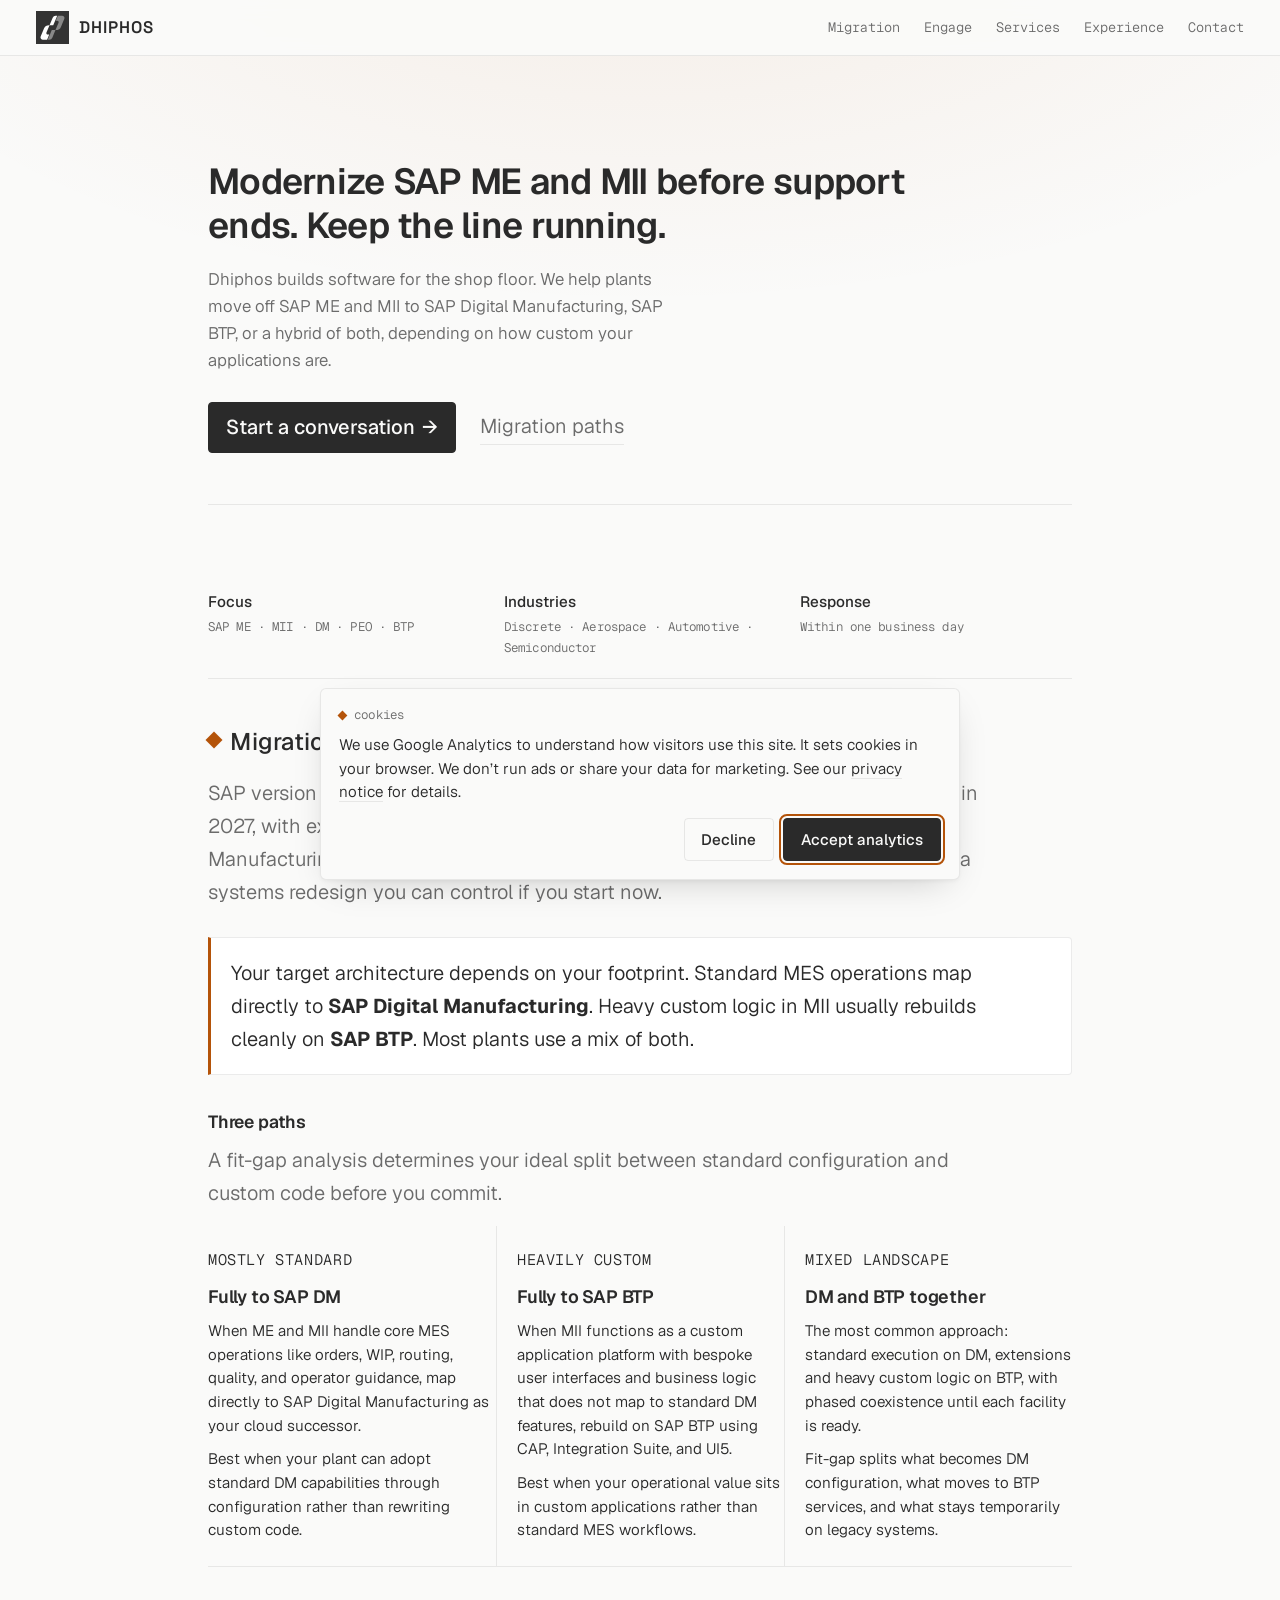
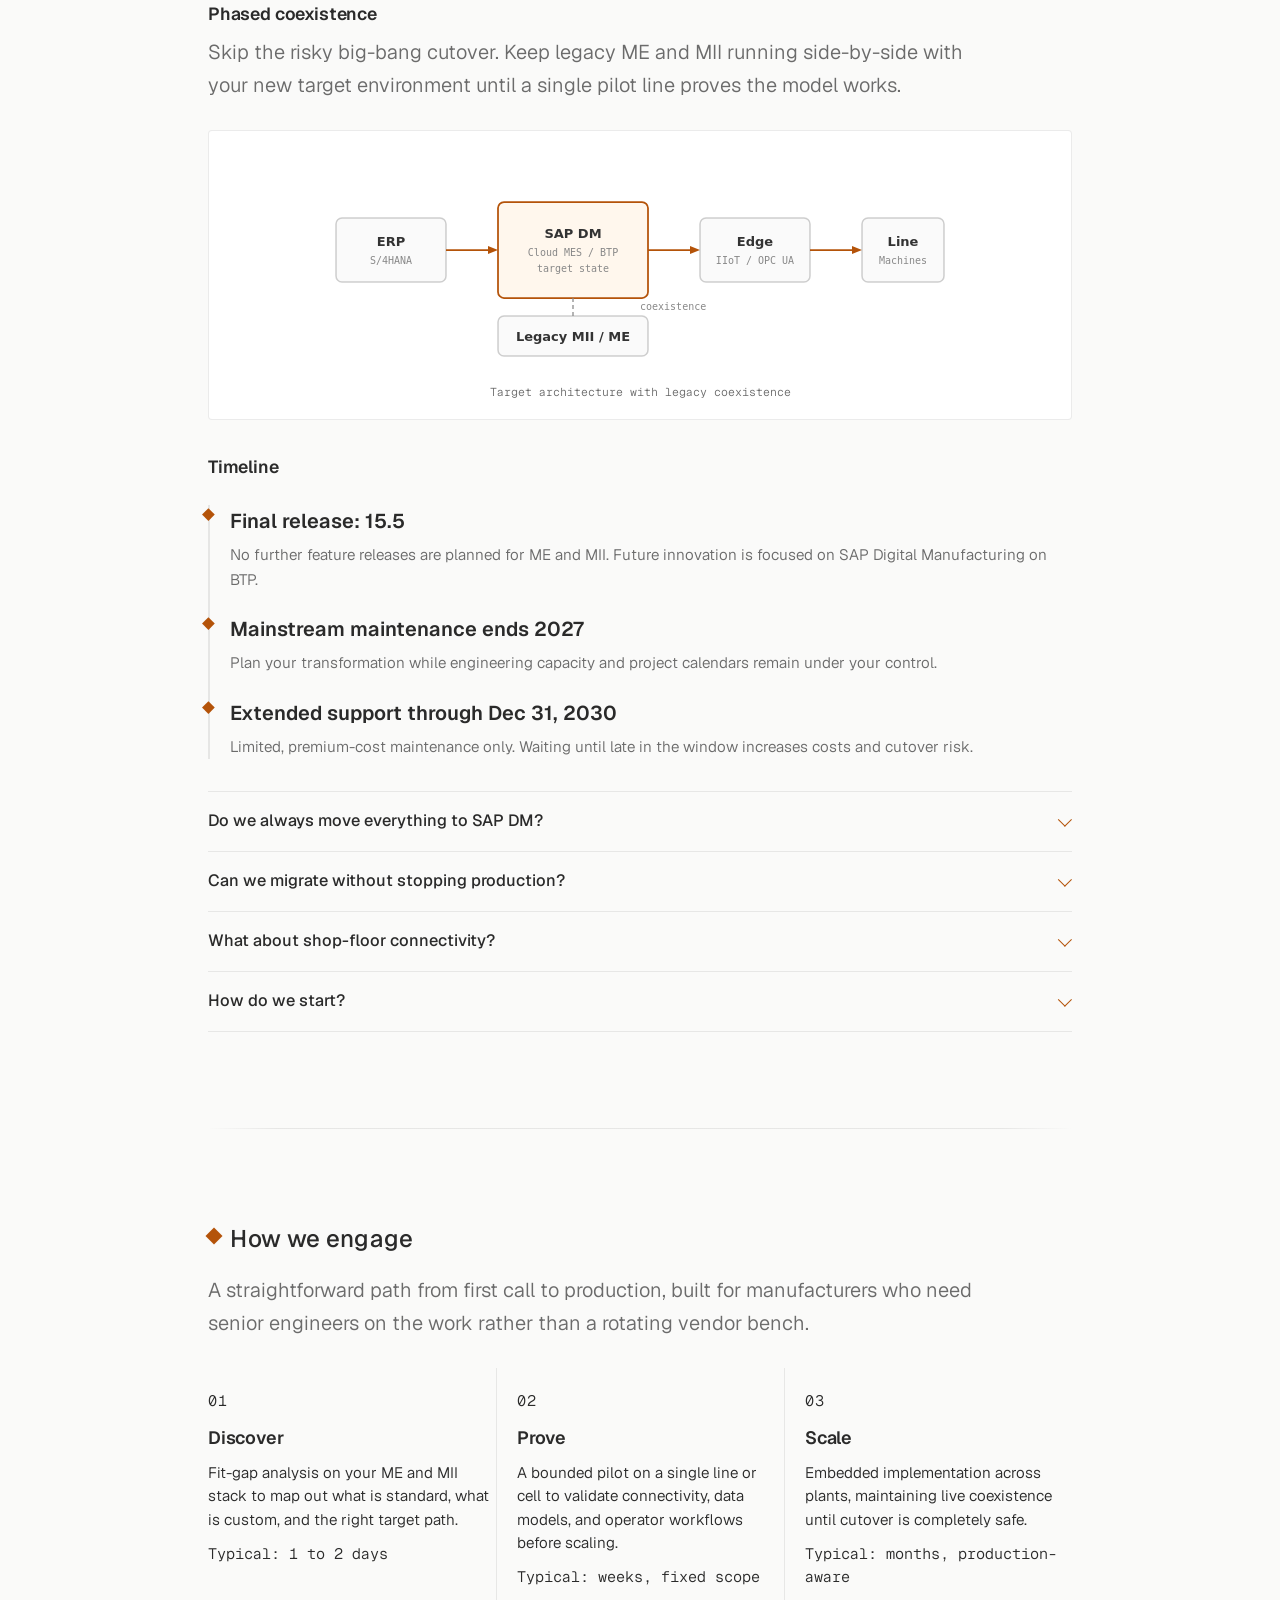
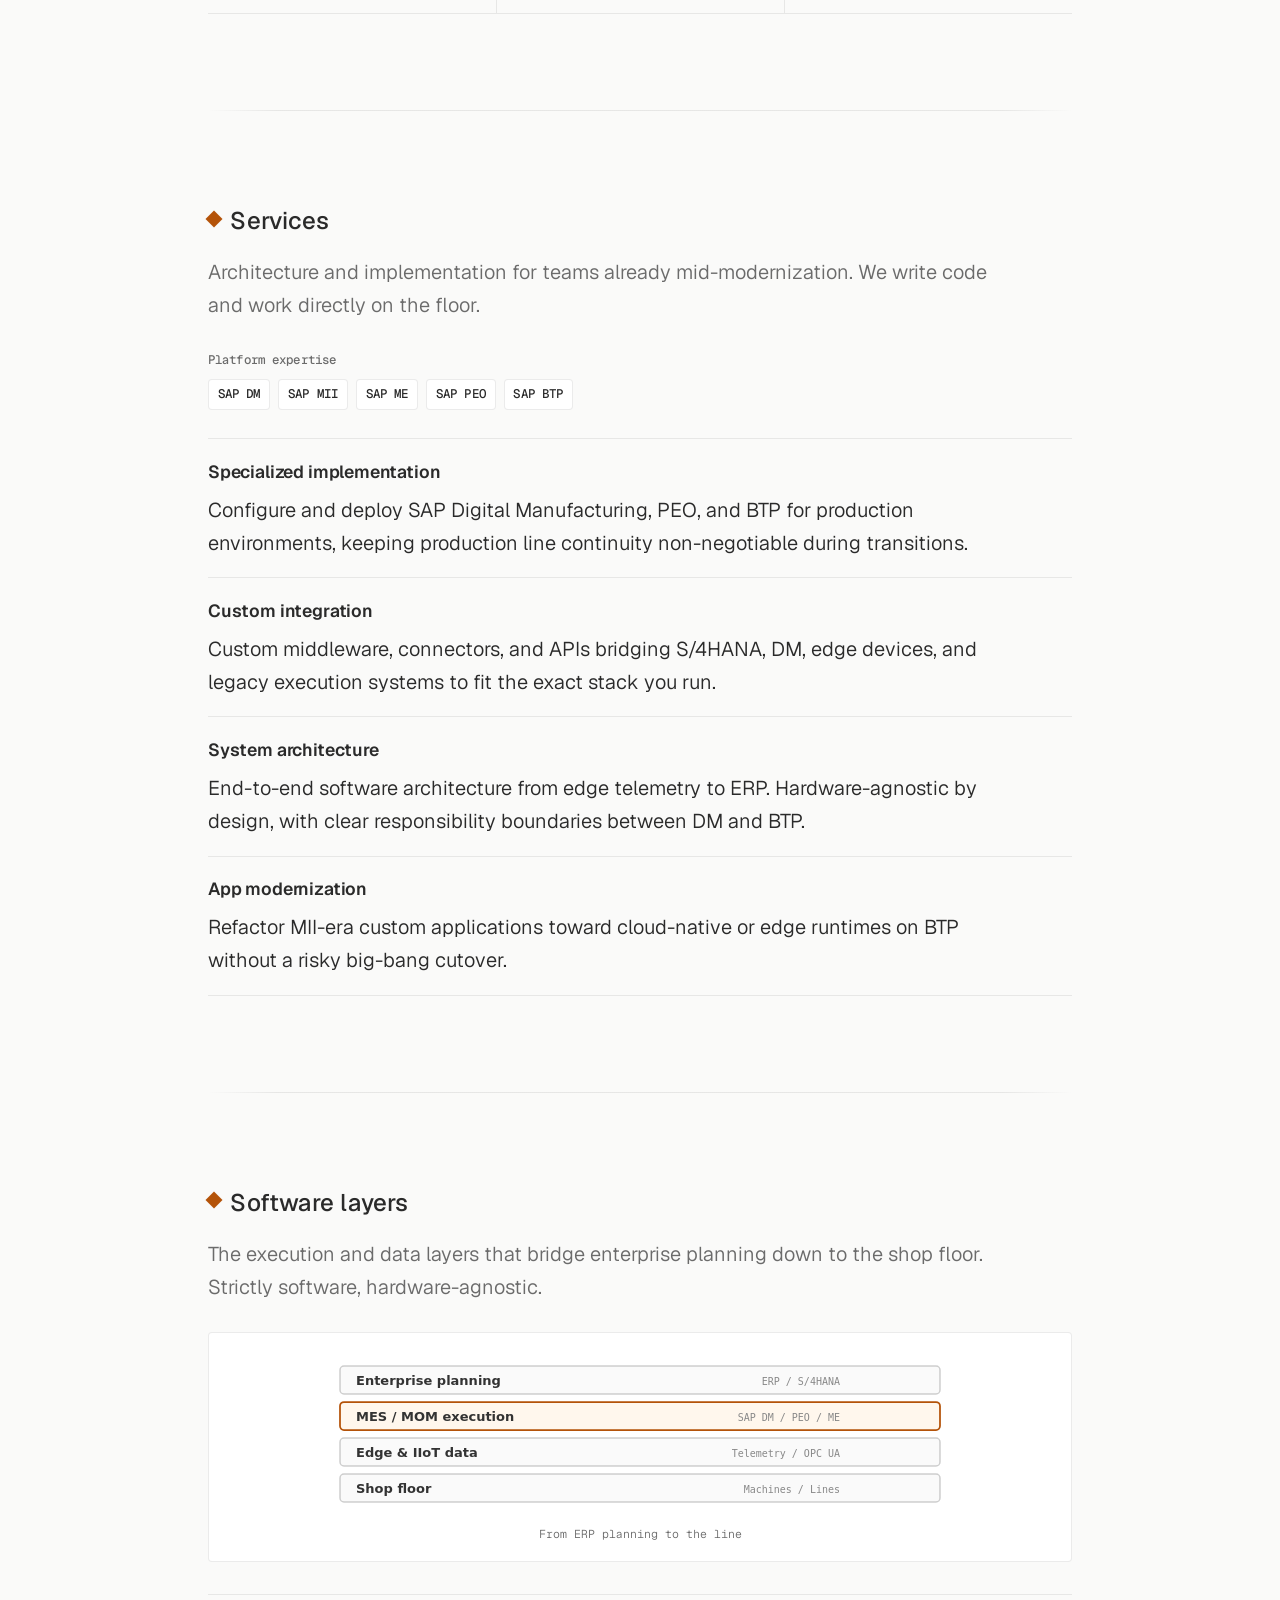
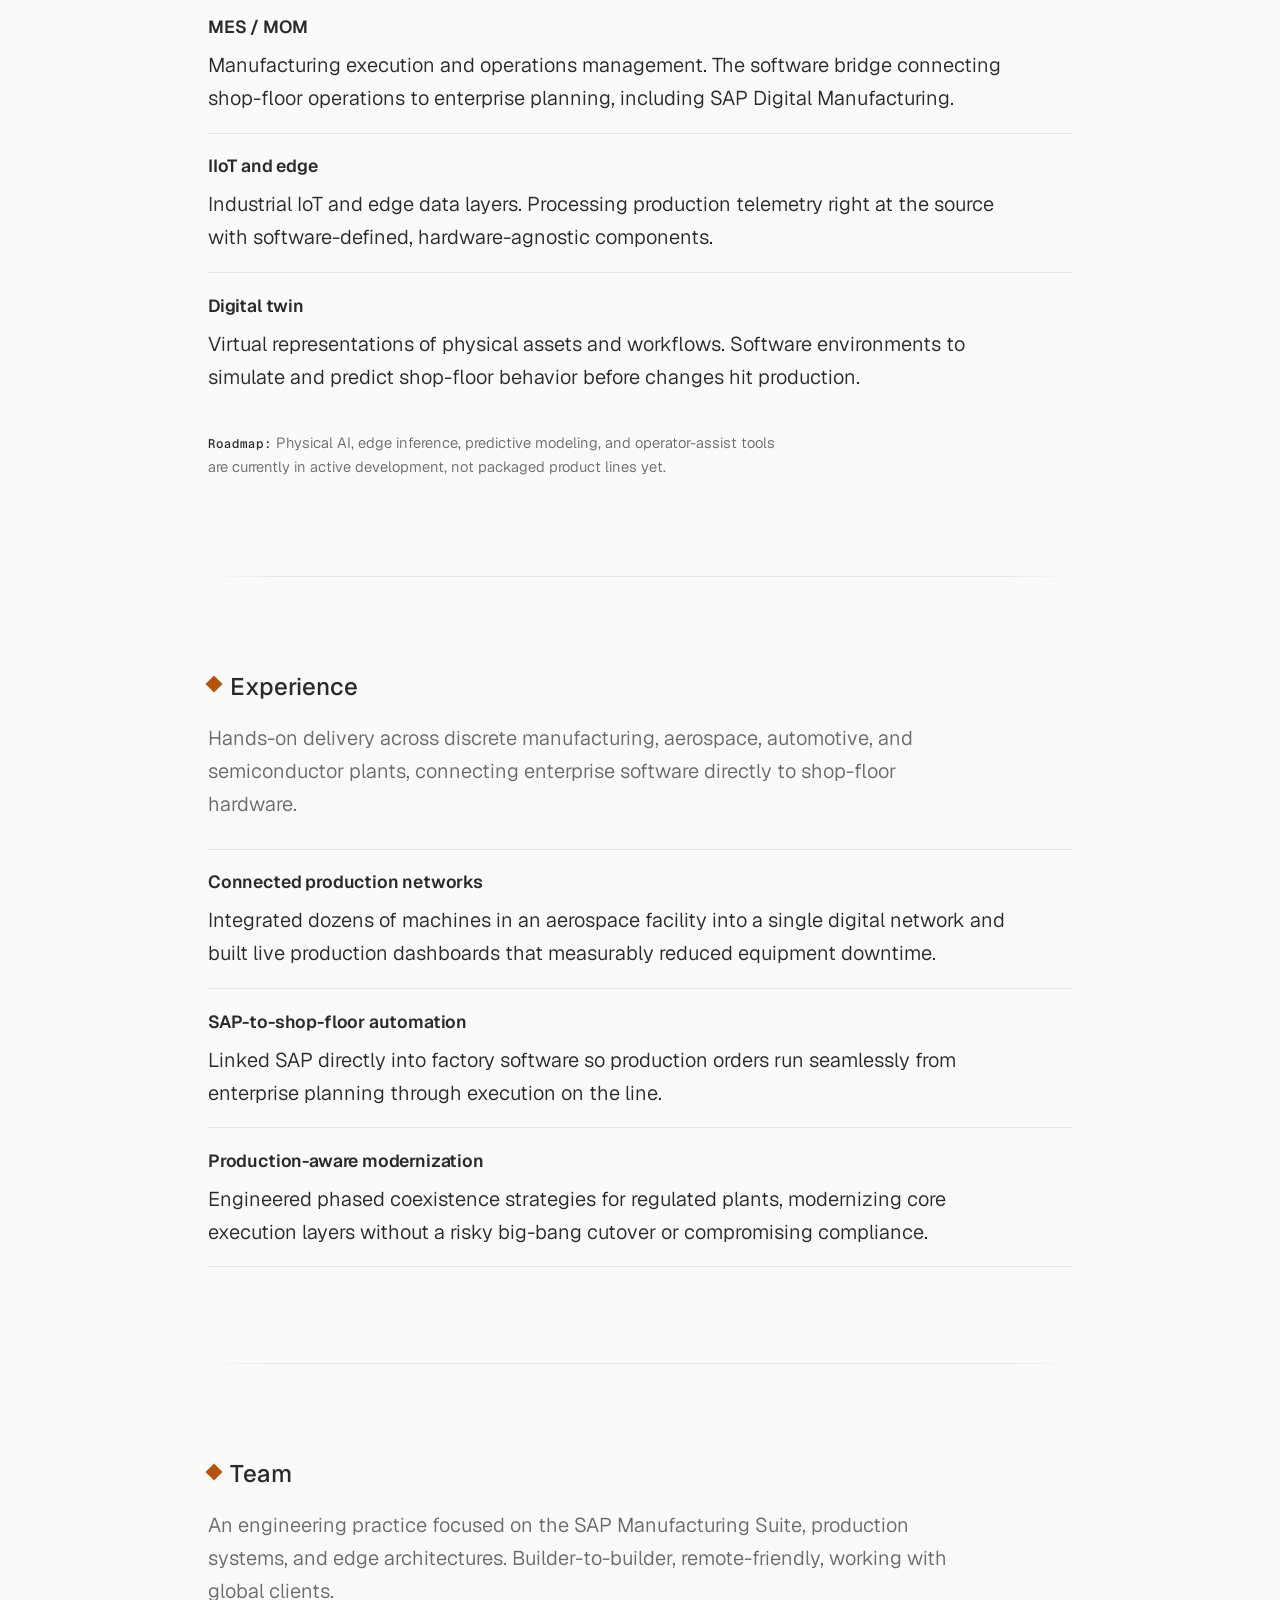
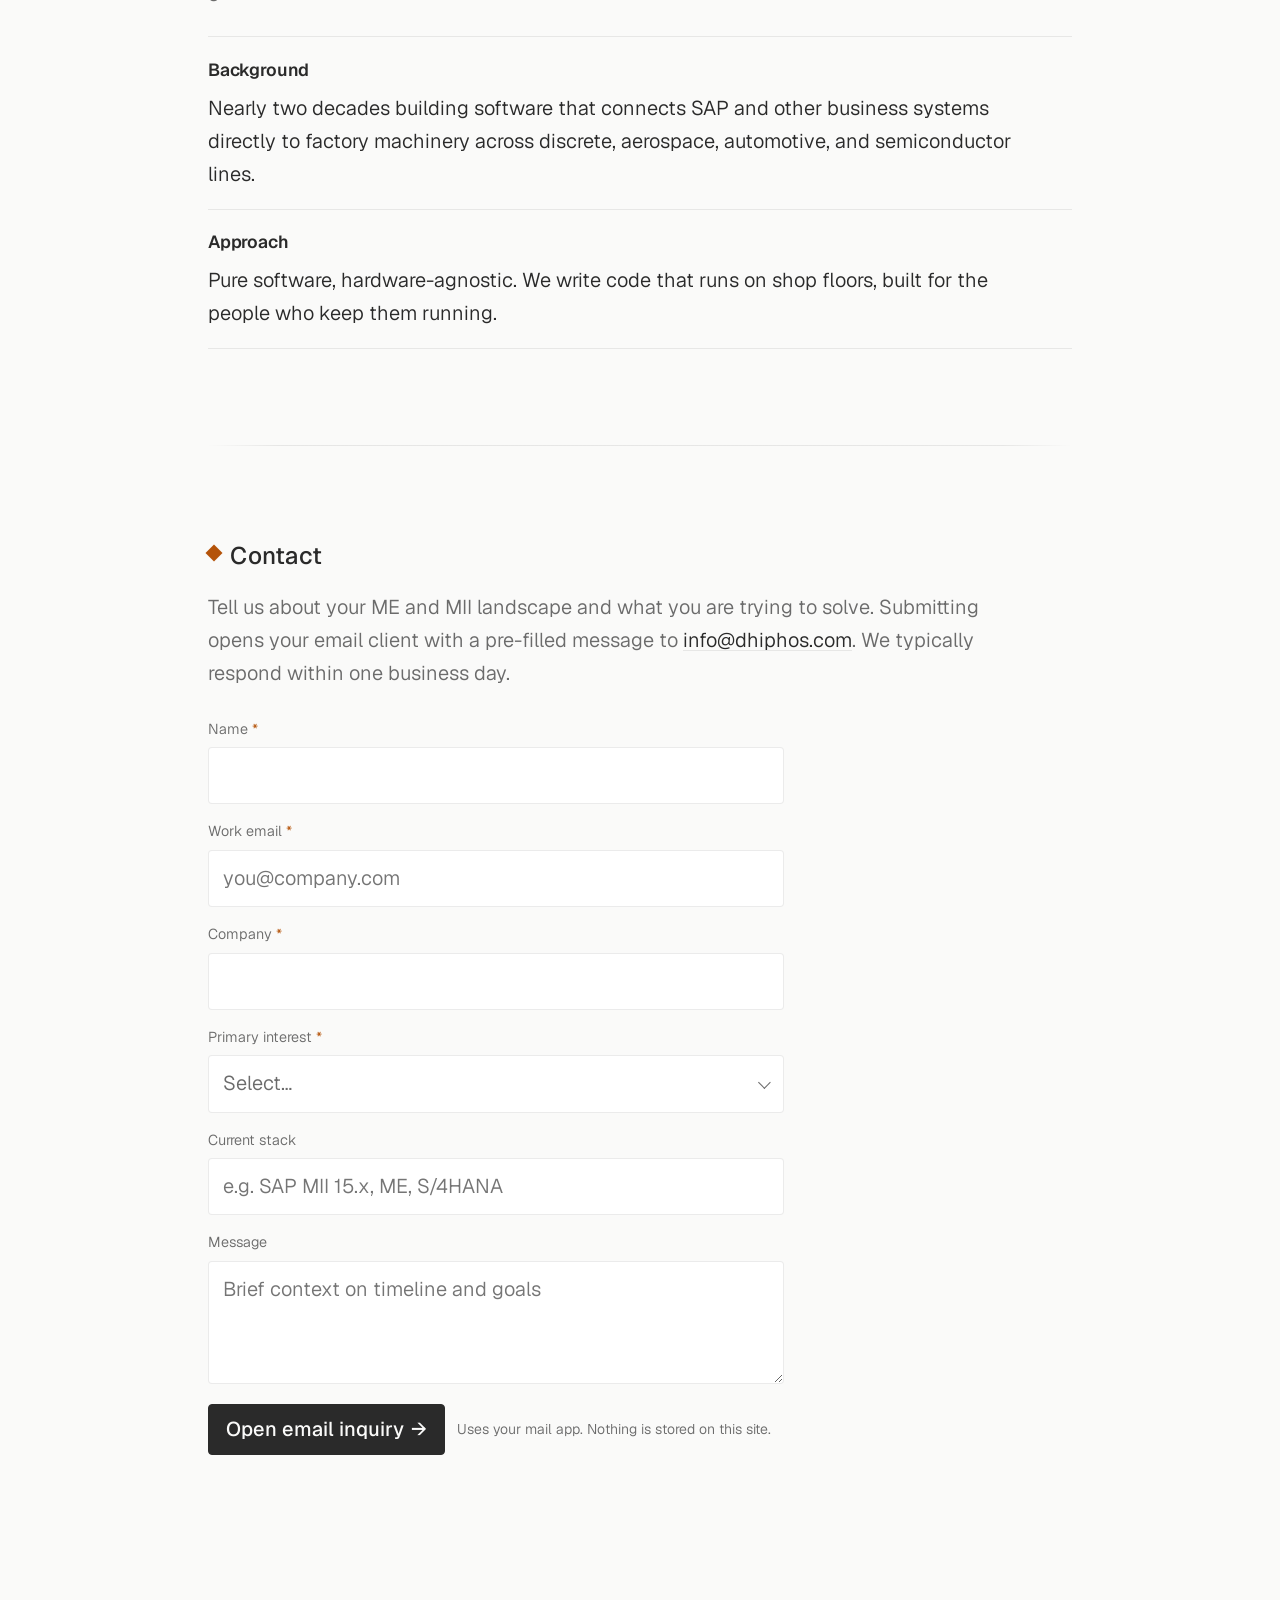
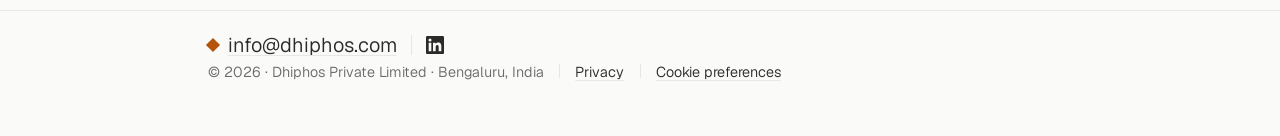
<file: sap-dm-migration.html>
<!doctype html>
<html lang="en">
<head>
  <meta charset="utf-8" />
  <meta http-equiv="refresh" content="0; url=index.html#migration" />
  <link rel="canonical" href="https://dhiphos.com/#migration" />
  <title>Migration — Dhiphos</title>
  <meta name="robots" content="noindex,follow" />
  <script>location.replace("index.html#migration");</script>
</head>
<body>
  <p><a href="index.html#migration">Continue to Migration on the Dhiphos home page</a>.</p>
</body>
</html>
</file>
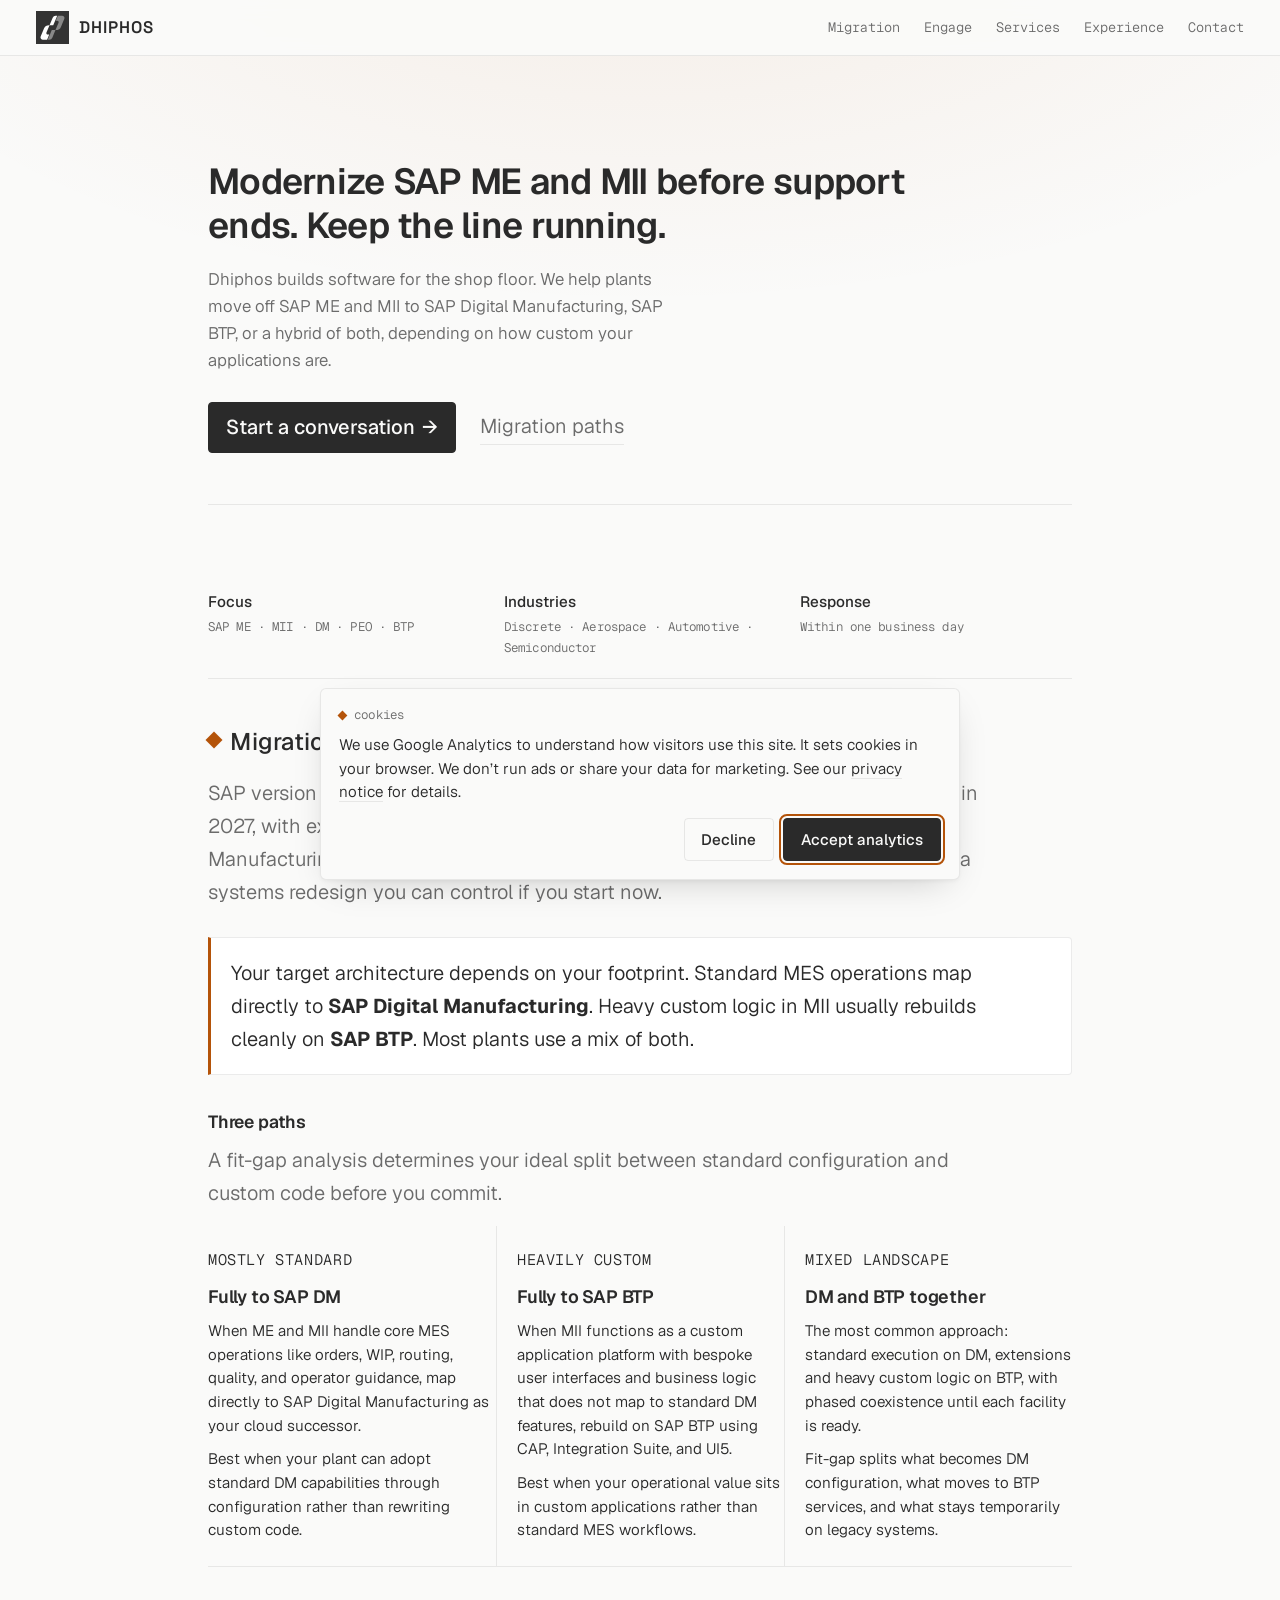
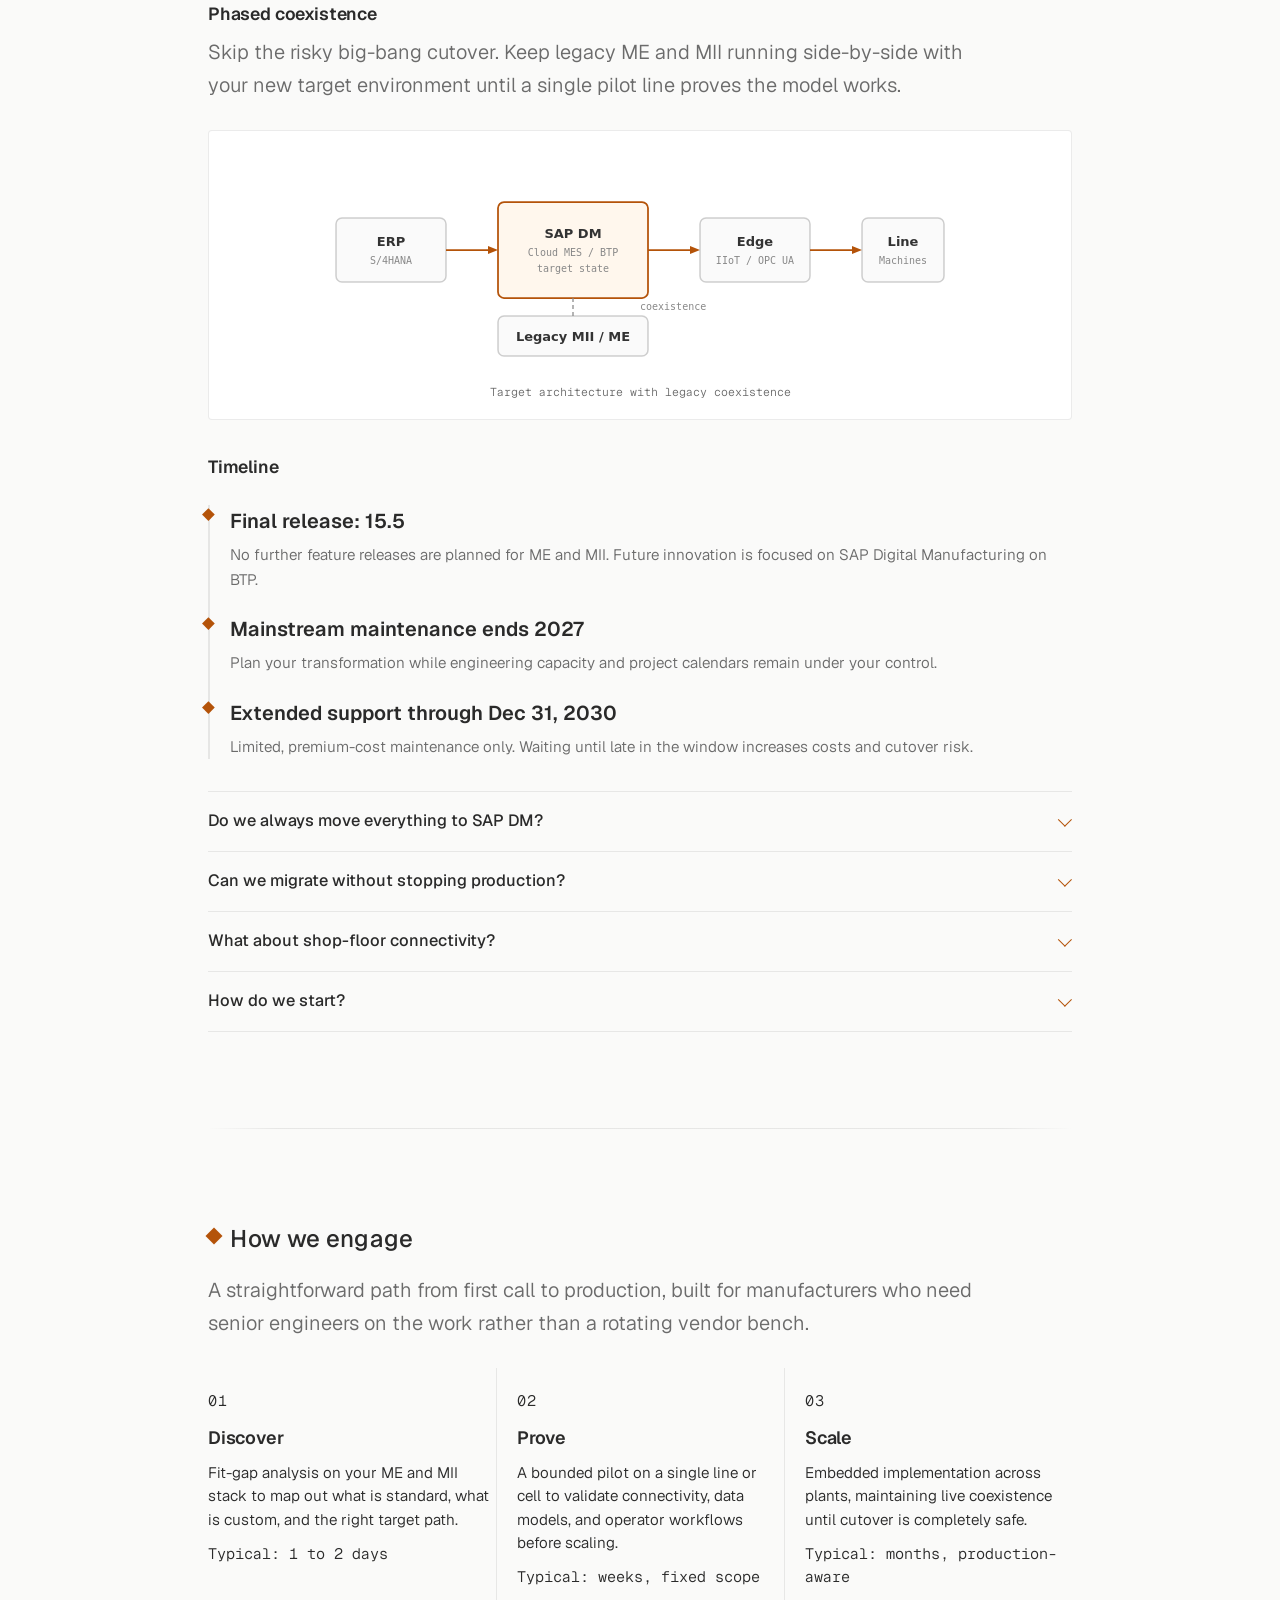
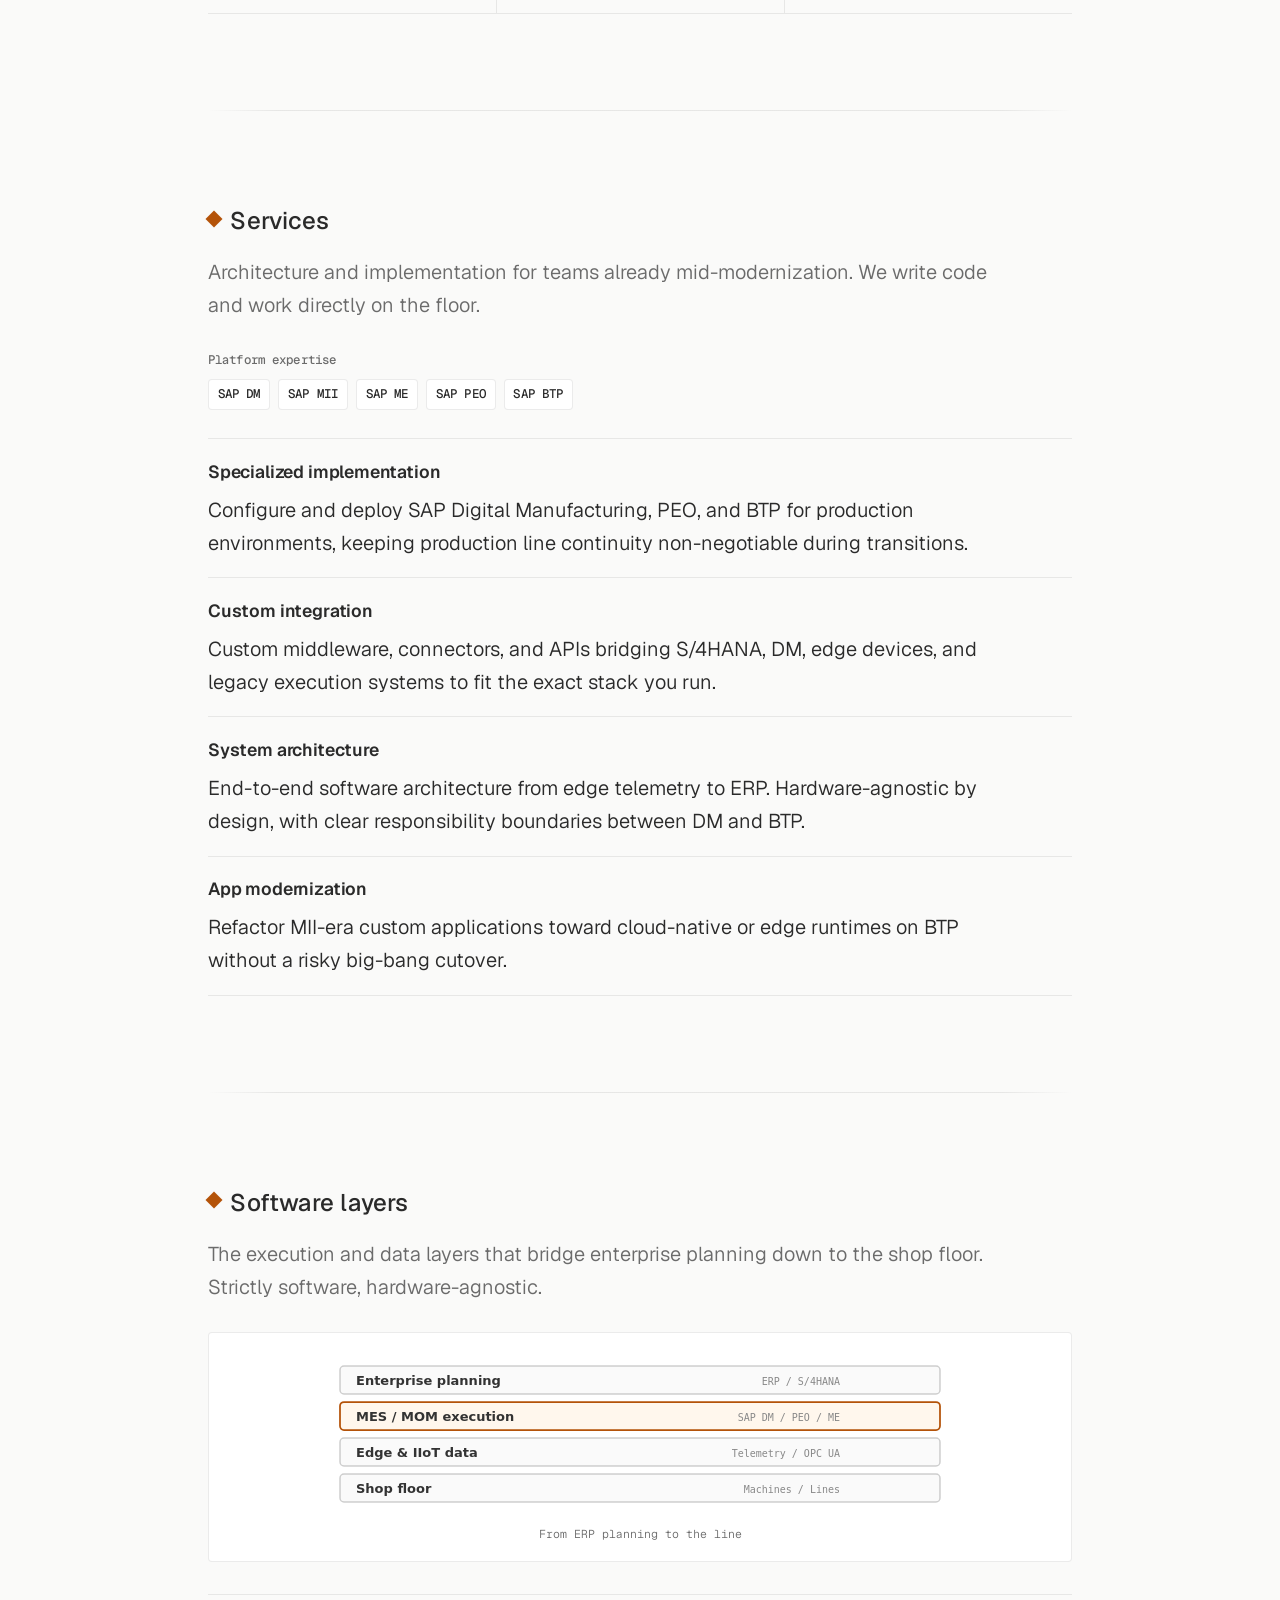
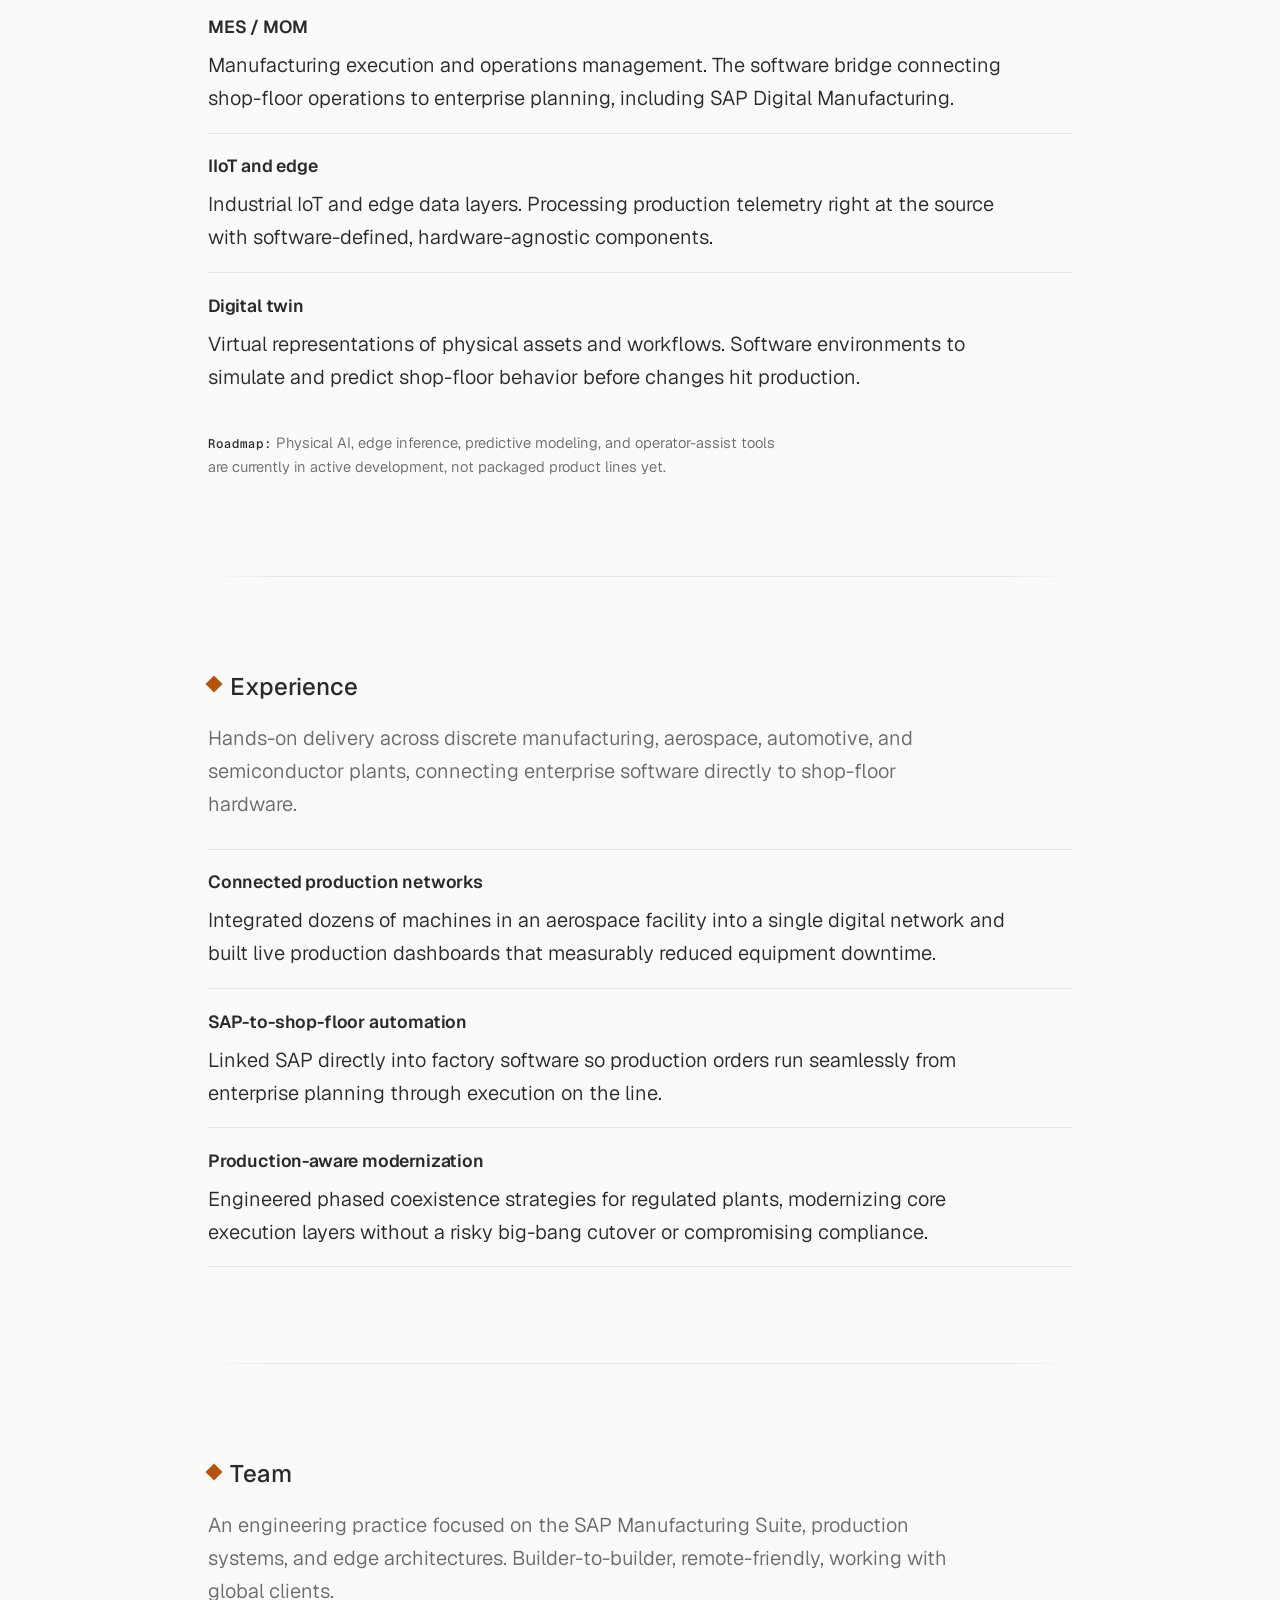
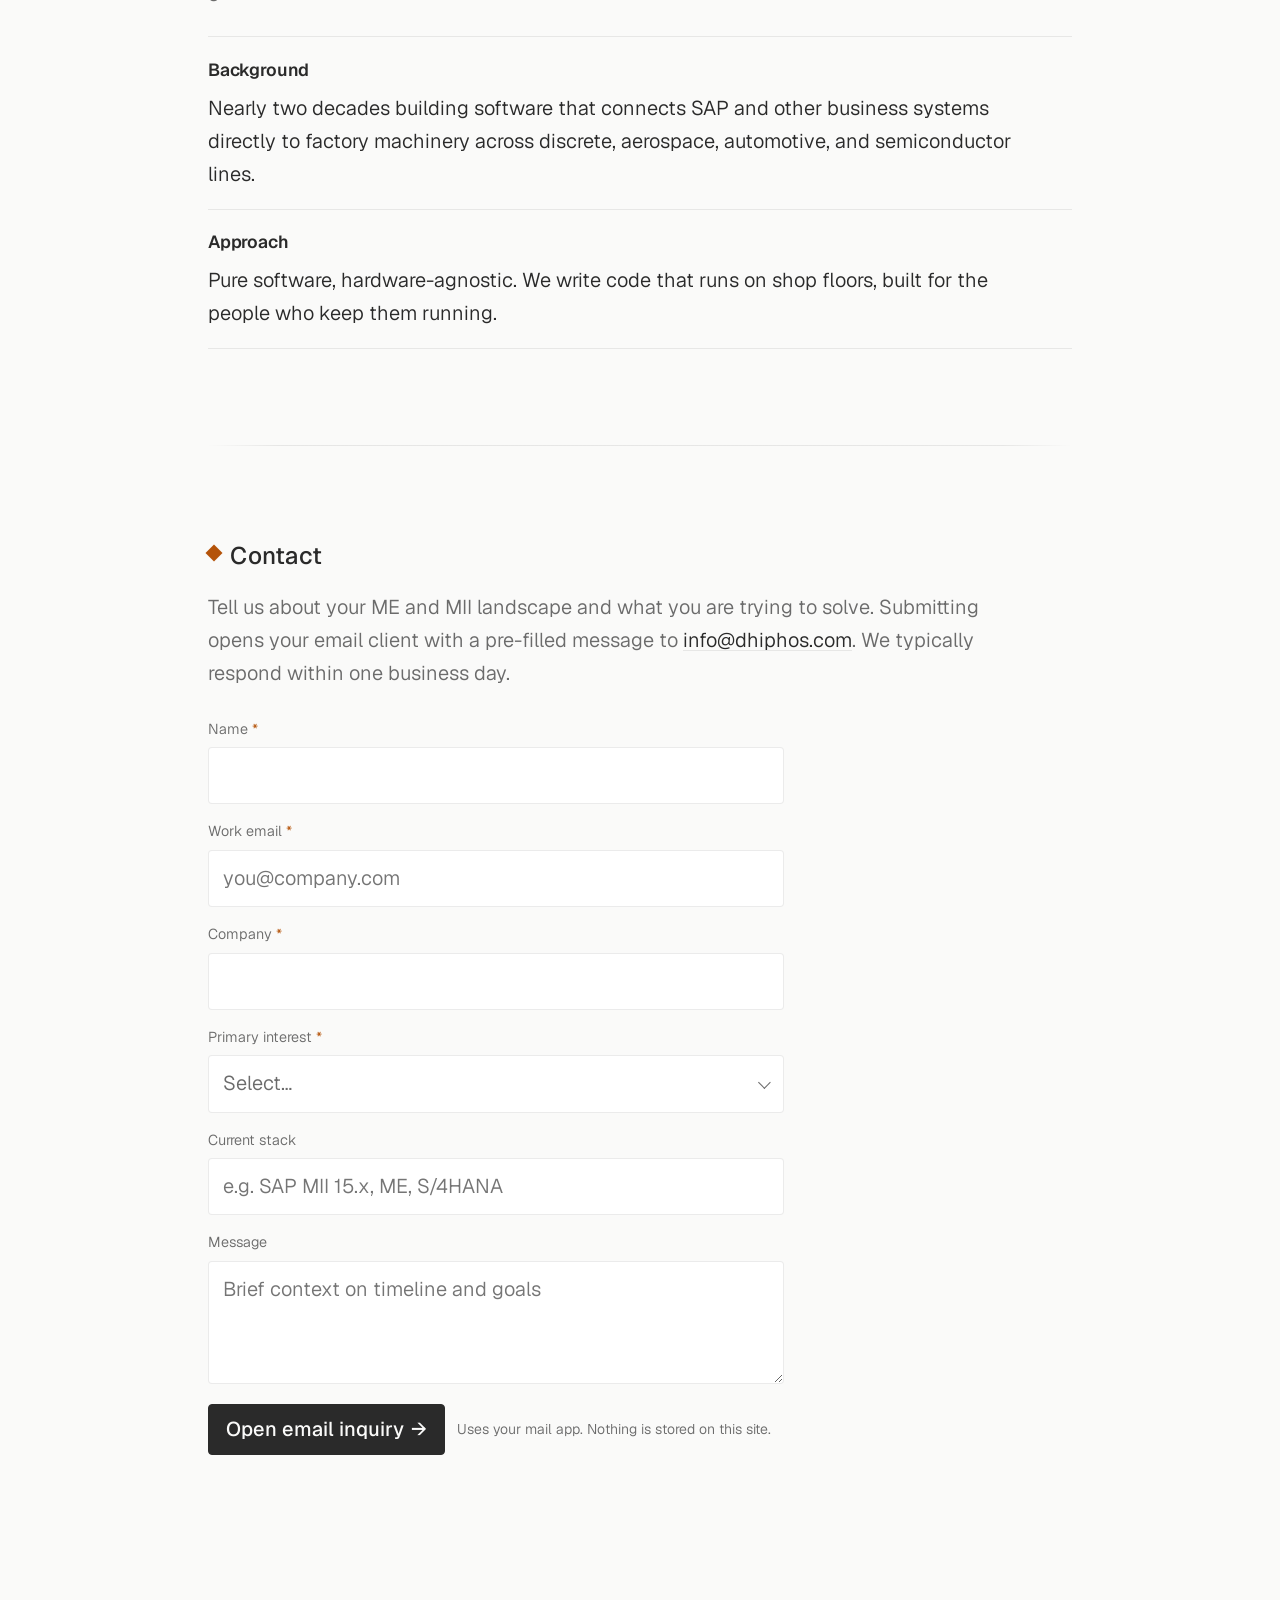
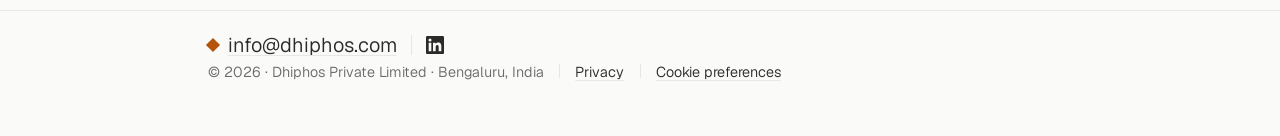
<file: work.html>
<!doctype html>
<html lang="en">
<head>
  <meta charset="utf-8" />
  <meta http-equiv="refresh" content="0; url=index.html#work" />
  <link rel="canonical" href="https://dhiphos.com/#work" />
  <title>Experience — Dhiphos</title>
  <meta name="robots" content="noindex,follow" />
  <script>location.replace("index.html#work");</script>
</head>
<body>
  <p><a href="index.html#work">Continue to Experience on the Dhiphos home page</a>.</p>
</body>
</html>
</file>
<file: assets/css/styles.css>
/* Dhiphos — minimalist, modern industrial styling.
   Palette: #333333 / #888888 / #ffffff / #B45309  (warm amber / forge)
   Fonts:   Geist          (display + body — neutral frontier-tech sans)
            Geist Mono     (identifiers — entry titles, chips, eyebrows)
            Space Grotesk  (brand wordmark only — `.topnav-wordmark`)
   All fonts are self-hosted from `assets/fonts/` to keep the site
   third-party-free at runtime. Geist + Geist Mono are shipped as
   single full-Latin variable-font WOFF2 files (covering every weight
   we use). Space Grotesk is kept latin-only and used in exactly one
   place — the topnav wordmark — so the brand name has a typographic
   signature distinct from the rest of the page. */

/* ---------- @font-face ---------- */

@font-face {
  font-family: 'Geist';
  font-style: normal;
  font-weight: 100 900;
  font-display: swap;
  src: url('../fonts/geist-sans.woff2') format('woff2-variations'),
       url('../fonts/geist-sans.woff2') format('woff2');
}

@font-face {
  font-family: 'Geist Mono';
  font-style: normal;
  font-weight: 100 900;
  font-display: swap;
  src: url('../fonts/geist-mono.woff2') format('woff2-variations'),
       url('../fonts/geist-mono.woff2') format('woff2');
}

/* Space Grotesk — brand wordmark only. Kept on the latin subset
   (the wordmark "Dhiphos" is ASCII-only) and only requested when
   the .topnav-wordmark element is on the page. */
@font-face {
  font-family: 'Space Grotesk';
  font-style: normal;
  font-weight: 400 700;
  font-display: swap;
  src: url('../fonts/space-grotesk-latin.woff2') format('woff2');
  unicode-range: U+0000-00FF, U+0131, U+0152-0153, U+02BB-02BC, U+02C6, U+02DA, U+02DC, U+0304, U+0308, U+0329, U+2000-206F, U+20AC, U+2122, U+2191, U+2193, U+2212, U+2215, U+FEFF, U+FFFD;
}

:root {
  --bg:        #fafaf9;
  --bg-elev:   #fafaf9f2;
  --fg:        #2a2a2a;
  --muted:     #6b6b6b;
  --accent:    #B45309;
  --accent-2:  #D97706;
  --on-accent: #ffffff;
  --rule:      #2a2a2a18;
  --selection: #B4530933;
  --surface:   #ffffff;
  --border:    #2a2a2a18;
  --field-bg:  #ffffff;

  --font-display: "Geist", ui-sans-serif, system-ui, -apple-system,
                  BlinkMacSystemFont, "Segoe UI", Roboto, "Helvetica Neue",
                  Arial, sans-serif;
  --font-mono:    "Geist Mono", ui-monospace, SFMono-Regular, "SF Mono",
                  Menlo, Consolas, "Liberation Mono", "DejaVu Sans Mono",
                  monospace;
  --font-brand:   "Space Grotesk", ui-sans-serif, system-ui, -apple-system,
                  BlinkMacSystemFont, "Segoe UI", Roboto, "Helvetica Neue",
                  Arial, sans-serif;

  --measure: 64ch;
  --pad-x: clamp(1.25rem, 4vw, 2.25rem);
  --pad-y: clamp(2.5rem, 6vw, 4.5rem);

  --nav-h:    56px;
  --mark-size: 0.55em;
  --radius: 4px;
}

@media (prefers-color-scheme: dark) {
  :root {
    --bg:        #141414;
    --bg-elev:   #141414f2;
    --fg:        #f2f2f2;
    --muted:     #8a8a8a;
    --accent:    #F59E0B;
    --accent-2:  #FBBF24;
    --on-accent: #141414;
    --rule:      #ffffff18;
    --selection: #F59E0B33;
    --surface:   #1c1c1c;
    --border:    #ffffff18;
    --field-bg:  #1c1c1c;
  }
  html {
    -webkit-tap-highlight-color: rgba(245, 158, 11, 0.25);
  }
}

* { box-sizing: border-box; }

html {
  scroll-behavior: smooth;
}
@media (prefers-reduced-motion: reduce) {
  html { scroll-behavior: auto; }
}

html, body {
  margin: 0;
  padding: 0;
  background: var(--bg);
  color: var(--fg);
}

/* Quiet industrial atmosphere — soft vertical wash, not a flat white slab */
body {
  background-image:
    radial-gradient(120% 80% at 50% -10%, color-mix(in srgb, var(--accent) 8%, transparent), transparent 55%),
    linear-gradient(180deg, var(--bg) 0%, var(--bg) 100%);
  background-attachment: fixed;
}

/* Mobile tap highlight — replace the default system blue flash with a
   warm amber wash so touch feedback blends with the brand palette. */
html {
  -webkit-tap-highlight-color: rgba(180, 83, 9, 0.22);
}

body {
  font-family: var(--font-display);
  font-size: 18px;
  font-weight: 350;            /* Geist 400 reads heavier than other sans at 400;
                                  350 leans on Geist's variable axis to land on
                                  a body weight that reads as quiet as a typical
                                  non-Geist regular. */
  line-height: 1.65;
  font-feature-settings: "ss01", "ss02";
  -webkit-font-smoothing: antialiased;
  text-rendering: optimizeLegibility;
}

@media (min-width: 720px) {
  body { font-size: 19px; }
}

::selection { background: var(--selection); }

a {
  color: var(--fg);
  text-decoration: underline;
  text-decoration-thickness: 1px;
  text-underline-offset: 3px;
  text-decoration-color: var(--rule);
  transition: text-decoration-color 120ms ease, color 120ms ease;
}
a:hover {
  color: var(--accent);
  text-decoration-color: var(--accent);
}

/* When jumping to anchors via the top nav, leave breathing room
   below the sticky nav so the heading isn't tucked underneath. */
:target,
.block,
.hero {
  scroll-margin-top: calc(var(--nav-h) + 1rem);
}

.wrap {
  max-width: var(--measure);
  margin: 0 auto;
  padding: var(--pad-y) var(--pad-x);
}

/* ---------- A11y utilities ---------- */

.visually-hidden {
  position: absolute !important;
  width: 1px; height: 1px;
  padding: 0; margin: -1px;
  overflow: hidden; clip: rect(0,0,0,0);
  white-space: nowrap; border: 0;
}

/* Skip link — hidden until keyboard-focused */
.skip-link {
  position: absolute;
  top: 8px;
  left: 8px;
  z-index: 100;
  background: var(--fg);
  color: var(--bg);
  padding: 0.5rem 0.85rem;
  border-radius: 4px;
  text-decoration: none;
  font-weight: 500;
  transform: translateY(-200%);
  transition: transform 150ms ease;
}
.skip-link:focus {
  transform: translateY(0);
  color: var(--bg);
  text-decoration: none;
}

/* ---------- Top navigation ---------- */

.topnav {
  position: sticky;
  top: 0;
  z-index: 50;
  display: flex;
  align-items: center;
  gap: 1.25rem;
  height: var(--nav-h);
  padding: 0 var(--pad-x);
  background: var(--bg-elev);
  -webkit-backdrop-filter: saturate(160%) blur(8px);
          backdrop-filter: saturate(160%) blur(8px);
  border-bottom: 1px solid var(--rule);
}

.topnav-brand {
  display: inline-flex;
  align-items: center;
  gap: 0.6rem;                 /* mark + wordmark lockup spacing */
  text-decoration: none;
  color: var(--fg);
  margin-right: auto;          /* push everything else right */
  flex: 0 0 auto;
}
.topnav-brand:hover { color: var(--fg); text-decoration: none; }

/* Topnav mark — small icon paired with the wordmark, theme-aware
   like the (now-retired) hero logo treatment.
   The two source SVGs have different glyph-to-canvas ratios:
     - logo-dark.svg has the glyph filling its viewBox (~100%).
     - logo-light.svg wraps the glyph in a dark box, so the glyph
       occupies only ~72.7% of its viewBox.
   We render the light variant larger (33px) so its inner glyph
   reads at the same visual size as the dark variant (24px), and
   center each variant inside a fixed-width slot so the wordmark
   sits at the same X position regardless of which is visible. */
.topnav-logo-slot {
  display: inline-flex;
  align-items: center;
  justify-content: center;
  width: 33px;
  height: 33px;
  flex: 0 0 auto;
}
.topnav-logo {
  display: block;
  flex: 0 0 auto;
  object-fit: contain;
}
.topnav-logo-light {
  display: block;
  width: 33px;
  height: 33px;
}
.topnav-logo-dark {
  display: none;
  width: 24px;
  height: 24px;
}
@media (prefers-color-scheme: dark) {
  .topnav-logo-light { display: none; }
  .topnav-logo-dark  { display: block; }
}

/* The wordmark text in the source is "Dhiphos"; we render it as
   "DHIPHOS" purely typographically so the source-of-truth for the
   brand name stays consistent across markup and metadata. */
.topnav-wordmark {
  font-family: var(--font-brand);
  font-weight: 600;
  letter-spacing: 0.06em;
  font-size: 1.05rem;
  color: var(--fg);
  text-transform: uppercase;
}

.topnav-nav {
  gap: 1.5rem;
  align-items: center;
  font-family: var(--font-mono);
  font-size: 0.85rem;
}

.topnav-nav a {
  position: relative;
  color: var(--muted);
  text-decoration: none;
  letter-spacing: 0;
  padding: 0.4rem 0;
}
.topnav-nav a:hover,
.topnav-nav a:active {
  color: var(--accent);
  text-decoration: none;
}

/* Active-section indicator. JS adds `.is-active` to the link whose
   target section is currently in view. Subtle 2px amber underline,
   anchored to the link baseline so it doesn't shift the layout. */
.topnav-nav a.is-active {
  color: var(--fg);
}
.topnav-nav a.is-active::after {
  content: "";
  position: absolute;
  left: 0;
  right: 0;
  bottom: 2px;
  height: 2px;
  background: var(--accent);
  border-radius: 1px;
}

/* ---------- Hero ---------- */

.hero {
  margin: 0 0 clamp(2.5rem, 6vw, 4rem);
  padding-top: clamp(1.25rem, 3.5vw, 2.5rem);
  padding-bottom: clamp(2.25rem, 5vw, 3.25rem);
  border-bottom: 1px solid var(--rule);
}

.tagline {
  font-family: var(--font-display);
  font-size: clamp(1.85rem, 3.8vw, 2.65rem);
  font-weight: 600;
  line-height: 1.22;
  letter-spacing: -0.02em;
  color: var(--fg);
  margin: 0 0 1.15rem;
  max-width: 22em;
}

.lede {
  color: var(--muted);
  margin: 0 0 1.75rem;
  font-size: 1.05rem;
  max-width: 42ch;
  line-height: 1.6;
}

/* SAP product chip rail — small monospaced "tags" that signal native
   expertise in the manufacturing suite without taking visual real estate. */
.chip-rail {
  display: flex;
  flex-wrap: wrap;
  align-items: center;
  gap: 0.5rem;
  list-style: none;
  margin: 0 0 1.75rem;
  padding: 0;
}

/* Mono eyebrow above each chip rail — same family as .entry-title so
   the rails read as part of the same typographic system. Rendered as
   a quiet lowercase label, matching the lowercase-identifier register
   used for H2s, entry titles, and most chips elsewhere on the page. */
.chip-rail-eyebrow {
  font-family: var(--font-mono);
  font-size: 0.78rem;
  font-weight: 500;
  letter-spacing: 0.01em;
  color: var(--muted);
  margin: 0 0 0.55rem;
  /* Sentence case — not forced lowercase */
}

.chip {
  display: inline-flex;
  align-items: center;
  font-family: var(--font-mono);
  font-size: 0.78rem;
  font-weight: 500;
  letter-spacing: 0.01em;
  color: var(--fg);
  background: var(--surface);
  border: 1px solid var(--border);
  border-radius: var(--radius);
  padding: 0.25rem 0.55rem;
  white-space: nowrap;
}
@media (prefers-color-scheme: dark) {
  .chip { border-color: var(--border); }
}

.hero-actions {
  display: flex;
  flex-wrap: wrap;
  align-items: center;
  gap: 1rem 1.5rem;
  margin: 1.5rem 0 0;
}

.btn-link {
  font: inherit;
  color: var(--muted);
  text-decoration: none;
  border-bottom: 1px solid var(--rule);
  padding-bottom: 1px;
  transition: color 120ms ease, border-color 120ms ease;
}
.btn-link:hover,
.btn-link:active {
  color: var(--accent);
  border-bottom-color: var(--accent);
  text-decoration: none;
}

/* ---------- Buttons ---------- */

.btn {
  font: inherit;
  font-weight: 500;
  background: transparent;
  color: var(--fg);
  border: 1px solid var(--border);
  padding: 0.5rem 1.05rem;
  cursor: pointer;
  border-radius: var(--radius);
  text-decoration: none;
  display: inline-flex;
  align-items: center;
  justify-content: center;
  transition: background 120ms ease, color 120ms ease, border-color 120ms ease;
}
.btn:hover {
  background: var(--fg);
  border-color: var(--fg);
  color: var(--bg);
  text-decoration: none;
}
.btn:focus-visible {
  outline: 2px solid var(--accent);
  outline-offset: 2px;
}
.btn:active {
  background: var(--accent);
  border-color: var(--accent);
  color: var(--on-accent);
}

.btn-primary {
  background: var(--fg);
  color: var(--bg);
  border-color: var(--fg);
}
.btn-primary:hover,
.btn-primary:active {
  background: var(--accent);
  border-color: var(--accent);
  color: var(--on-accent);
}

/* Trailing arrow on CTA buttons — slides right on hover/focus to
   reinforce the "go" affordance. Keep zero motion when the user
   has prefers-reduced-motion enabled. */
.btn-arrow {
  display: inline-block;
  margin-left: 0.35em;
  transition: transform 150ms ease;
}
.btn:hover .btn-arrow,
.btn:focus-visible .btn-arrow,
.btn:active .btn-arrow {
  transform: translateX(3px);
}
@media (prefers-reduced-motion: reduce) {
  .btn-arrow { transition: none; }
  .btn:hover .btn-arrow,
  .btn:focus-visible .btn-arrow,
  .btn:active .btn-arrow { transform: none; }
}

/* ---------- Section blocks ---------- */

.block { margin: clamp(2rem, 5vw, 3rem) 0; }

/* Section separators — more air + faded rule (no ornaments) */
.block + .block {
  border-top: 0;
  margin-top: clamp(3.25rem, 9vw, 6rem);
  padding-top: clamp(3.25rem, 9vw, 6rem);
  position: relative;
}

.block + .block::before {
  content: "";
  position: absolute;
  top: 0;
  left: 0;
  right: 0;
  height: 1px;
  background: linear-gradient(
    90deg,
    transparent 0,
    var(--border) 8%,
    var(--border) 92%,
    transparent 100%
  );
}

@supports not (background: linear-gradient(90deg, transparent, red)) {
  .block + .block::before {
    background: var(--rule);
  }
}

.section {
  font-family: var(--font-display);
  font-size: 1.5rem;
  font-weight: 500;          /* Geist 600 reads loud at H2 size; 500 keeps the
                                heading calm while size (1.5rem) carries the
                                hierarchy. */
  letter-spacing: 0.005em;
  line-height: 1.25;
  margin: 0 0 1.25rem;
  color: var(--fg);
}

.block-lede {
  color: var(--muted);
  margin: 0 0 1.75rem;
  max-width: 60ch;
}

.block-lede-tight {
  margin-bottom: 1rem;
}

.faq-list.is-spaced {
  margin-top: 2rem;
}

.entry {
  padding: 1.1rem 0;
  border-top: 1px solid var(--rule);
}
.entry:last-child {
  border-bottom: 1px solid var(--rule);
}

.entry-title {
  font-family: var(--font-mono);
  font-size: 1.02rem;
  font-weight: 500;
  margin: 0 0 0.5rem;
  color: var(--accent);
  letter-spacing: 0;
}

.entry p {
  font-family: var(--font-display);
  font-weight: 350;
  margin: 0;
  color: var(--fg);
  max-width: 62ch;
  line-height: 1.65;
}

.muted { color: var(--muted); }

/* ---------- Diamond marker ---------- */

.prompt,
.caret {
  display: inline-block;
  width: var(--mark-size);
  height: var(--mark-size);
  background: var(--accent);
  transform: rotate(45deg);
  margin-right: 0.7rem;
  vertical-align: 0.18em;
  -webkit-user-select: none;
  user-select: none;
  flex: 0 0 auto;
}

.section .caret {
  --mark-size: 0.5em;
  margin-right: 0.65rem;
  vertical-align: 0.18em;
}

.foot .caret {
  --mark-size: 0.5em;
  margin-right: 0.6rem;
  vertical-align: 0.18em;
}

/* ---------- Illustrations ---------- */

.illus {
  margin: 1.5rem 0 2rem;
  padding: 0;
}
.illus-img {
  display: block;
  width: 100%;                 /* fill the prose column at every viewport so
                                  illustrations grow along with `--measure` on
                                  wider screens, instead of being capped. */
  height: auto;
  margin: 0;
  border-radius: 8px;
}
.illus-light { display: block; }
.illus-dark  { display: none; }
@media (prefers-color-scheme: dark) {
  .illus-light { display: none; }
  .illus-dark  { display: block; }
}

/* ---------- Contact section ---------- */

.block-contact { margin-top: clamp(3rem, 7vw, 4.5rem); }

.signup { margin: 0 0 1.25rem; }

.signup-label {
  display: block;
  font-size: 0.95rem;
  color: var(--muted);
  margin-bottom: 0.6rem;
  letter-spacing: 0.01em;
}

.signup-row {
  display: flex;
  align-items: center;
  gap: 0.6rem;
  flex-wrap: wrap;
  border: 1px solid var(--rule);
  padding: 0.65rem 0.9rem;
  background: transparent;
  border-radius: 6px;
  transition: border-color 120ms ease;
  max-width: 36rem;
}
.signup-row:focus-within { border-color: var(--accent); }

.signup input[type="email"] {
  flex: 1 1 16ch;
  min-width: 0;
  background: transparent;
  border: 0;
  outline: none;
  color: var(--fg);
  font: inherit;
  padding: 0.2rem 0;
}
.signup input[type="email"]::placeholder { color: var(--muted); }

/* Neutralize browser autofill background. */
.signup input[type="email"]:-webkit-autofill,
.signup input[type="email"]:-webkit-autofill:hover,
.signup input[type="email"]:-webkit-autofill:focus,
.signup input[type="email"]:-webkit-autofill:active {
  -webkit-text-fill-color: var(--fg);
  -webkit-box-shadow: 0 0 0 1000px var(--bg) inset;
          box-shadow: 0 0 0 1000px var(--bg) inset;
  caret-color: var(--fg);
  transition: background-color 9999s ease-in-out 0s;
}
.signup input[type="email"]:autofill {
  background: var(--bg) !important;
  color: var(--fg) !important;
}

.signup-status {
  min-height: 1.25em;
  margin: 0.6rem 0 0;
  font-size: 0.95rem;
  color: var(--muted);
}
.signup-status.ok    { color: var(--fg); }
.signup-status.err   { color: var(--accent); }

.signup-noscript {
  margin: 0.6rem 0 0;
  font-size: 0.95rem;
  color: var(--muted);
}

.contact-direct {
  font-size: 0.95rem;
  color: var(--muted);
  margin: 0.5rem 0 0;
}
.contact-direct a { color: var(--fg); }

/* ---------- Footer ---------- */

.foot {
  border-top: 1px solid var(--rule);
  background: var(--bg);
  color: var(--muted);
}

.foot-wrap {
  max-width: var(--measure);
  margin: 0 auto;
  padding: 1.5rem var(--pad-x) clamp(2rem, 4vw, 3rem);
}

.foot-row { margin: 0 0 0.4rem; }
.foot p { margin: 0 0 0.4rem; }
.foot .small {
  font-size: 0.9rem;
}
.foot a { color: var(--fg); }
.foot a:hover { color: var(--accent); }

/* Tertiary credit line — visibly de-emphasized vs the contact and legal
   rows so it doesn't compete with primary footer info. */
.foot-credit {
  font-size: 0.78rem;
  color: color-mix(in srgb, var(--muted) 70%, transparent);
  margin-top: 0.6rem;
}
@supports not (color: color-mix(in srgb, red, blue)) {
  .foot-credit { color: var(--muted); opacity: 0.7; }
}

/* Legal/registered company line — sits between the contact row and the
   copyright line. Plain inline flow so the whitespace between the
   year, middot separators, and the rest of the metadata is preserved
   (a flex container would collapse those spaces). */
.foot-legal {
  margin-top: 0.9rem;
  line-height: 1.4;
}
.foot-legal .foot-sep {
  height: 0.95em;
  margin: 0 0.7rem;
  vertical-align: -0.1em;
}

.foot-contact {
  display: flex;
  align-items: center;
  flex-wrap: wrap;
  gap: 0;
  line-height: 1;
}
.foot-contact .caret {
  vertical-align: 0;
  margin-right: 0.6rem;
}
.foot-contact a {
  display: inline-flex;
  align-items: center;
  line-height: 1;
}

.foot-sep {
  display: inline-block;
  width: 1px;
  height: 1em;
  background: var(--rule);
  margin: 0 0.9rem;
  flex: 0 0 auto;
}

.social-link {
  display: inline-flex;
  align-items: center;
  justify-content: center;
  color: var(--muted);
  text-decoration: none;
  border: 0;
  padding: 0;
  line-height: 0;
  transition: color 120ms ease, transform 120ms ease;
}
.social-link:hover {
  color: var(--accent);
  text-decoration: none;
  transform: translateY(-1px);
}
.social-link:active { color: var(--accent); }
.social-link:focus-visible {
  outline: 2px solid var(--accent);
  outline-offset: 3px;
  border-radius: 3px;
}
.social-icon { display: block; }

/* ---------- Consent banner ----------
   Modeless dialog that asks the visitor to accept or decline
   Google Analytics. Default-denied is set in the gtag snippet in
   <head>; this banner just persists the visitor's choice and
   calls gtag('consent', 'update', ...). DOM is injected by
   assets/js/consent.js.

   Design notes:
     - Lives at the bottom of the viewport, centered to the prose
       column on tablet/desktop, edge-to-edge on phones.
     - Two buttons of equal weight (Decline / Accept) — France's
       CNIL and other DPAs have fined sites for "Accept" being
       visually dominant. Accept is the right-most button (matches
       the site's primary-action positioning) but the same .btn
       footprint as Decline.
     - Slides up + fades in on first paint; reverse on dismiss. */

.consent {
  position: fixed;
  left: var(--pad-x);
  right: var(--pad-x);
  bottom: clamp(0.75rem, 2vw, 1.25rem);
  z-index: 100;
  max-width: 640px;
  margin: 0 auto;
  background: var(--bg);
  color: var(--fg);
  border: 1px solid var(--rule);
  border-radius: 6px;
  box-shadow: 0 12px 36px -14px rgba(0, 0, 0, 0.22),
              0 2px 6px -2px rgba(0, 0, 0, 0.08);
  transform: translateY(16px);
  opacity: 0;
  pointer-events: none;
  transition: transform 200ms ease, opacity 200ms ease;
}
.consent.is-visible {
  transform: translateY(0);
  opacity: 1;
  pointer-events: auto;
}

.consent-inner {
  padding: 1rem 1.15rem 1.1rem;
}

.consent-title {
  font-family: var(--font-mono);
  font-size: 0.78rem;
  letter-spacing: 0.01em;
  color: var(--muted);
  margin: 0 0 0.45rem;
  text-transform: lowercase;
}
.consent-title .caret {
  margin-right: 0.5rem;
  vertical-align: 0.05em;
}

.consent-body {
  margin: 0 0 0.9rem;
  font-size: 0.95rem;
  line-height: 1.55;
  color: var(--fg);
}
.consent-body a {
  color: var(--fg);
  border-bottom: 1px solid var(--rule);
  text-decoration: none;
  transition: color 120ms ease, border-color 120ms ease;
}
.consent-body a:hover,
.consent-body a:focus-visible {
  color: var(--accent);
  border-bottom-color: var(--accent);
}

.consent-actions {
  display: flex;
  flex-wrap: wrap;
  gap: 0.55rem;
  justify-content: flex-end;
}
.consent-actions .btn { font-size: 0.95rem; }

/* Phones: pin to the bottom edge, fill the width, and let the
   buttons share the row equally — easier to thumb-tap than a
   right-aligned cluster. */
@media (max-width: 540px) {
  .consent {
    left: 0;
    right: 0;
    bottom: 0;
    max-width: none;
    margin: 0;
    border-left: 0;
    border-right: 0;
    border-bottom: 0;
    border-radius: 6px 6px 0 0;
  }
  .consent-actions { gap: 0.5rem; }
  .consent-actions .btn {
    flex: 1 1 0;
    min-width: 0;
  }
}

@media (prefers-color-scheme: dark) {
  .consent {
    box-shadow: 0 12px 36px -12px rgba(0, 0, 0, 0.7),
                0 2px 6px -2px rgba(0, 0, 0, 0.4);
  }
}

@media (prefers-reduced-motion: reduce) {
  .consent { transition: none; }
}

/* ---------- Desktop polish ----------
   The site is designed mobile-first as a single 64ch reading column.
   On wide viewports that column starts to feel stranded in empty
   gutters. We address it without breaking the minimalist aesthetic:
     1. modestly widen the prose measure (≥1024px, again at ≥1440px),
     2. bump body type and hero breathing room a notch (≥1280px).
   Illustrations stay flush with their section's prose column on all
   viewports — no horizontal breakout — so they remain visually part
   of the section they belong to.
   Phones and tablets up to ~1023px see no change at all. */

@media (min-width: 1024px) {
  :root { --measure: 72ch; }
}

@media (min-width: 1280px) {
  body { font-size: 20px; }

  .hero {
    padding-top: clamp(1.5rem, 2.5vw, 2.75rem);
    padding-bottom: clamp(2.5rem, 4vw, 4rem);
  }
  .tagline { font-size: clamp(2.25rem, 2.8vw, 2.85rem); }
}

@media (min-width: 1440px) {
  :root { --measure: 78ch; }
}

/* ---------- Reduced motion ---------- */
@media (prefers-reduced-motion: reduce) {
  * { transition: none !important; }
  .social-link:hover { transform: none; }
}
</file>
<file: assets/css/components.css>
/* Dhiphos — page components (panels, form, FAQ, mobile nav, diagrams) */
/* Tokens --surface, --border, --field-bg live in styles.css :root */

/* ---------- Trust strip ---------- */

.trust-strip {
  display: grid;
  grid-template-columns: 1fr;
  gap: 1rem;
  margin: 0 0 clamp(2rem, 5vw, 3rem);
  padding: 1.25rem 0;
  border-bottom: 1px solid var(--rule);
  list-style: none;
}

@media (min-width: 640px) {
  .trust-strip {
    grid-template-columns: repeat(3, 1fr);
    gap: 1.5rem;
  }
}

.trust-strip li {
  font-family: var(--font-mono);
  font-size: 0.78rem;
  color: var(--muted);
  letter-spacing: 0.01em;
  padding: 0;
  border: 0;
}

.trust-strip strong {
  display: block;
  font-family: var(--font-display);
  font-size: 0.95rem;
  font-weight: 500;
  color: var(--fg);
  margin-bottom: 0.2rem;
  letter-spacing: 0;
}

/* ---------- Path / engage panels (editorial, not SaaS cards) ---------- */

.engage-grid,
.path-grid {
  display: grid;
  gap: 0;
  margin: 0 0 0.5rem;
  padding: 0;
  list-style: none;
  border-top: 1px solid var(--rule);
}

@media (min-width: 860px) {
  .engage-grid,
  .path-grid {
    grid-template-columns: repeat(3, 1fr);
    gap: 0;
    border-top: 0;
  }

  .engage-card,
  .path-card {
    border-top: 1px solid var(--rule);
    padding-right: 1.25rem;
  }

  .engage-card + .engage-card,
  .path-card + .path-card {
    padding-left: 1.25rem;
    border-left: 1px solid var(--rule);
  }
}

.engage-card,
.path-card {
  background: transparent;
  border: 0;
  border-bottom: 1px solid var(--rule);
  border-radius: 0;
  padding: 1.35rem 0 1.5rem;
}

.path-card h3,
.engage-card h3 {
  font-family: var(--font-display);
  font-size: 1.12rem;
  font-weight: 600;
  margin: 0 0 0.5rem;
  color: var(--fg);
  letter-spacing: -0.01em;
}

.path-card p,
.engage-card p {
  margin: 0 0 0.65rem;
  color: var(--fg);
  font-size: 0.95rem;
  line-height: 1.55;
}

.path-card p:last-child,
.engage-card p:last-child { margin-bottom: 0; }

.path-fit,
.engage-step {
  font-family: var(--font-mono);
  font-size: 0.72rem;
  color: var(--accent);
  letter-spacing: 0.04em;
  text-transform: uppercase;
  margin: 0 0 0.55rem;
}

.engage-meta {
  font-family: var(--font-mono);
  font-size: 0.72rem;
  color: var(--muted);
  margin: 0.85rem 0 0;
}

/* ---------- Case / work cards ---------- */

.case-grid {
  display: grid;
  gap: 1rem;
  margin: 1.5rem 0 0;
  padding: 0;
  list-style: none;
}

@media (min-width: 720px) {
  .case-grid {
    grid-template-columns: repeat(3, 1fr);
    gap: 0 1.5rem;
  }
}

.case-card {
  background: transparent;
  border: 0;
  border-top: 1px solid var(--rule);
  border-radius: 0;
  padding: 1.25rem 0 1.35rem;
  display: flex;
  flex-direction: column;
  gap: 0.55rem;
}

.case-industry {
  font-family: var(--font-mono);
  font-size: 0.72rem;
  color: var(--accent);
  letter-spacing: 0.02em;
  text-transform: uppercase;
  margin: 0;
}

.case-card h3 {
  font-family: var(--font-display);
  font-size: 1.05rem;
  font-weight: 600;
  margin: 0;
  color: var(--fg);
  line-height: 1.35;
}

.case-card p {
  margin: 0;
  font-size: 0.92rem;
  color: var(--fg);
  line-height: 1.55;
  flex: 1;
}

.case-note {
  font-size: 0.85rem;
  color: var(--muted);
  margin: 1.25rem 0 0;
  max-width: 60ch;
}

/* ---------- Diagram ---------- */

.diagram {
  margin: 1.5rem 0 2rem;
  padding: 1.1rem 1rem;
  background: var(--surface);
  border: 1px solid var(--border);
  border-radius: var(--radius);
}

/* Size only — never force display here (that stacked light+dark imgs). */
.diagram img,
.diagram svg {
  width: 100%;
  height: auto;
  max-width: 640px;
  margin: 0 auto;
}

.diagram img.diagram-light { display: block; }
.diagram img.diagram-dark  { display: none; }

@media (prefers-color-scheme: dark) {
  .diagram img.diagram-light { display: none; }
  .diagram img.diagram-dark  { display: block; }
}

.diagram-caption {
  font-family: var(--font-mono);
  font-size: 0.72rem;
  color: var(--muted);
  text-align: center;
  margin: 0.85rem 0 0;
}

/* ---------- FAQ ---------- */

.faq-list {
  margin: 1.5rem 0 0;
  padding: 0;
  border-top: 1px solid var(--rule);
}

.faq-item {
  border-bottom: 1px solid var(--rule);
  padding: 0;
}

.faq-item summary {
  font-family: var(--font-display);
  font-weight: 500;
  font-size: 1.02rem;
  cursor: pointer;
  list-style: none;
  color: var(--fg);
  padding: 1rem 1.75rem 1rem 0;
  position: relative;
  transition: color 180ms ease;
}

.faq-item summary::-webkit-details-marker { display: none; }

.faq-item summary::after {
  content: "";
  position: absolute;
  right: 0.15rem;
  top: 50%;
  width: 0.55rem;
  height: 0.55rem;
  border-right: 1.5px solid var(--accent);
  border-bottom: 1.5px solid var(--accent);
  transform: translateY(-65%) rotate(45deg);
  transition: transform 220ms ease;
}

.faq-item[open] summary::after,
.faq-item.is-open summary::after {
  transform: translateY(-20%) rotate(225deg);
}

.faq-item summary:hover { color: var(--accent); }

.faq-item summary:focus-visible {
  outline: 2px solid var(--accent);
  outline-offset: 3px;
}

/* Animated expand/collapse via grid rows */
.faq-body {
  display: grid;
  grid-template-rows: 0fr;
  transition: grid-template-rows 280ms ease;
}

.faq-item.is-open > .faq-body,
.faq-item[open] > .faq-body {
  grid-template-rows: 1fr;
}

.faq-body-inner {
  overflow: hidden;
  min-height: 0;
}

.faq-body-inner p {
  margin: 0 0 1rem;
  color: var(--fg);
  max-width: 62ch;
  line-height: 1.65;
  font-size: 0.98rem;
  opacity: 0;
  transform: translateY(-0.35rem);
  transition: opacity 220ms ease 40ms, transform 220ms ease 40ms;
}

.faq-item.is-open .faq-body-inner p,
.faq-item[open] .faq-body-inner p {
  opacity: 1;
  transform: translateY(0);
}

@media (prefers-reduced-motion: reduce) {
  .faq-body,
  .faq-body-inner p,
  .faq-item summary::after {
    transition: none;
  }
}

/* ---------- Inquiry form (mailto) + custom select ---------- */

.inquiry {
  display: grid;
  gap: 1rem;
  max-width: 36rem;
  margin: 0 0 1.25rem;
}

.inquiry-field {
  display: flex;
  flex-direction: column;
  gap: 0.35rem;
}

.inquiry-field label {
  font-size: 0.9rem;
  color: var(--muted);
}

.inquiry-field .req {
  color: var(--accent);
}

.inquiry input,
.inquiry textarea,
.inquiry .select-trigger {
  font: inherit;
  color: var(--fg);
  background-color: var(--field-bg);
  border: 1px solid var(--border);
  border-radius: var(--radius);
  padding: 0.7rem 0.9rem;
  width: 100%;
  transition: border-color 120ms ease, background-color 120ms ease;
}

.inquiry input:focus,
.inquiry textarea:focus,
.inquiry .select-trigger:focus {
  outline: none;
  border-color: var(--accent);
}

.inquiry textarea { resize: vertical; min-height: 5.5rem; }

.inquiry input:-webkit-autofill,
.inquiry input:-webkit-autofill:hover,
.inquiry input:-webkit-autofill:focus {
  -webkit-text-fill-color: var(--fg);
  -webkit-box-shadow: 0 0 0 1000px var(--field-bg) inset;
  caret-color: var(--fg);
}

/* Hide native select visually; keep in DOM for form + a11y fallback */
.inquiry select.select-native {
  position: absolute;
  width: 1px;
  height: 1px;
  padding: 0;
  margin: -1px;
  overflow: hidden;
  clip: rect(0, 0, 0, 0);
  white-space: nowrap;
  border: 0;
}

.select {
  position: relative;
}

.select-trigger {
  display: flex;
  align-items: center;
  justify-content: space-between;
  gap: 0.75rem;
  text-align: left;
  cursor: pointer;
  min-height: 2.85rem;
}

.select-trigger-label {
  flex: 1 1 auto;
  overflow: hidden;
  text-overflow: ellipsis;
  white-space: nowrap;
}

.select-trigger-label.is-placeholder {
  color: var(--muted);
}

.select-chevron {
  flex: 0 0 auto;
  width: 0.55rem;
  height: 0.55rem;
  border-right: 1.5px solid var(--muted);
  border-bottom: 1.5px solid var(--muted);
  transform: rotate(45deg);
  margin-top: -0.2rem;
  transition: transform 120ms ease;
}

.select.is-open .select-chevron {
  transform: rotate(225deg);
  margin-top: 0.15rem;
}

.select-list {
  position: absolute;
  z-index: 40;
  left: 0;
  right: 0;
  top: calc(100% + 4px);
  margin: 0;
  padding: 0.35rem;
  list-style: none;
  background: var(--field-bg);
  color: var(--fg);
  border: 1px solid var(--border);
  border-radius: var(--radius);
  max-height: 16rem;
  overflow: auto;
  box-shadow: 0 10px 28px -16px rgba(0, 0, 0, 0.35);
  opacity: 0;
  transform: translateY(-6px);
  pointer-events: none;
  visibility: hidden;
  transition: opacity 180ms ease, transform 180ms ease, visibility 180ms ease;
}

.select-list[hidden] {
  display: none;
}

.select.is-open .select-list {
  display: block;
  opacity: 1;
  transform: translateY(0);
  pointer-events: auto;
  visibility: visible;
}

@media (prefers-reduced-motion: reduce) {
  .select-list,
  .select-chevron { transition: none; }
}

.select-option {
  display: block;
  width: 100%;
  padding: 0.55rem 0.7rem;
  border: 0;
  border-radius: calc(var(--radius) - 1px);
  background: transparent;
  color: var(--fg);
  font: inherit;
  text-align: left;
  cursor: pointer;
}

.select-option:hover,
.select-option:focus {
  outline: none;
  background: color-mix(in srgb, var(--accent) 12%, var(--field-bg));
  color: var(--fg);
}

.select-option.is-selected {
  background: color-mix(in srgb, var(--accent) 16%, var(--field-bg));
}

.select-option.is-placeholder {
  color: var(--muted);
}

@supports not (color: color-mix(in srgb, red, blue)) {
  .select-option:hover,
  .select-option:focus,
  .select-option.is-selected {
    background: var(--surface);
  }
}

.inquiry-actions {
  display: flex;
  flex-wrap: wrap;
  align-items: center;
  gap: 0.75rem;
  margin-top: 0.25rem;
}

.inquiry-status {
  min-height: 1.25em;
  margin: 0;
  font-size: 0.95rem;
  color: var(--muted);
}
.inquiry-status.ok  { color: var(--fg); }
.inquiry-status.err { color: var(--accent); }

.inquiry-hint {
  font-size: 0.88rem;
  color: var(--muted);
  margin: 0;
  max-width: 40ch;
}

/* ---------- Problem callout ---------- */

.problem-callout {
  background: var(--surface);
  border: 1px solid var(--border);
  border-left: 3px solid var(--accent);
  border-radius: 0 var(--radius) var(--radius) 0;
  padding: 1.15rem 1.25rem;
  margin: 0 0 1.5rem;
}

.problem-callout p {
  margin: 0 0 0.75rem;
  color: var(--fg);
  max-width: 60ch;
}

.problem-callout p:last-child { margin-bottom: 0; }

/* ---------- Roadmap note ---------- */

.roadmap-note {
  font-size: 0.92rem;
  color: var(--muted);
  margin: 1.25rem 0 0;
  max-width: 58ch;
}

.roadmap-note strong {
  font-family: var(--font-mono);
  font-weight: 500;
  font-size: 0.85em;
  color: var(--fg);
}

/* ---------- Page hero (inner pages) ---------- */

.page-hero {
  margin: 0 0 clamp(2rem, 5vw, 3rem);
  padding-top: clamp(1rem, 3vw, 1.75rem);
  padding-bottom: clamp(1.75rem, 4vw, 2.5rem);
  border-bottom: 1px solid var(--rule);
}

.page-kicker {
  font-family: var(--font-mono);
  font-size: 0.78rem;
  color: var(--accent);
  letter-spacing: 0.02em;
  margin: 0 0 0.65rem;
}

/* ---------- Entry titles: sentence case (less startup) ---------- */

.entry-title-plain {
  font-family: var(--font-display);
  font-size: 1.1rem;
  font-weight: 600;
  margin: 0 0 0.5rem;
  color: var(--fg);
  letter-spacing: -0.01em;
}

.entry-title-plain.is-spaced {
  margin-top: 2rem;
}

/* ---------- Mobile navigation ---------- */

.nav-toggle {
  display: inline-flex;
  align-items: center;
  justify-content: center;
  width: 2.75rem;
  height: 2.75rem;
  margin-left: auto;
  padding: 0;
  border: 1px solid var(--rule);
  border-radius: 4px;
  background: transparent;
  color: var(--fg);
  cursor: pointer;
  flex: 0 0 auto;
  z-index: 2;
}

.nav-toggle:focus-visible {
  outline: 2px solid var(--accent);
  outline-offset: 2px;
}

.nav-toggle-bars {
  display: block;
  width: 1.1rem;
  height: 2px;
  background: currentColor;
  position: relative;
  box-shadow: 0 -5px 0 currentColor, 0 5px 0 currentColor;
}

.topnav.is-open .nav-toggle-bars {
  background: transparent;
  box-shadow: none;
}

.topnav.is-open .nav-toggle-bars::before,
.topnav.is-open .nav-toggle-bars::after {
  content: "";
  position: absolute;
  left: 0;
  width: 1.1rem;
  height: 2px;
  background: var(--fg);
}

.topnav.is-open .nav-toggle-bars::before { transform: rotate(45deg); }
.topnav.is-open .nav-toggle-bars::after  { transform: rotate(-45deg); }

@media (min-width: 720px) {
  .nav-toggle { display: none; }
}

/* Show nav as overlay panel on small screens when open */
@media (max-width: 719px) {
  .topnav {
    flex-wrap: wrap;
    height: auto;
    min-height: var(--nav-h);
    padding-top: 0.55rem;
    padding-bottom: 0.55rem;
  }

  .topnav-nav {
    display: none;
    flex-direction: column;
    align-items: stretch;
    width: 100%;
    gap: 0;
    padding: 0.5rem 0 0.75rem;
    border-top: 1px solid var(--rule);
    margin-top: 0.55rem;
  }

  .topnav.is-open .topnav-nav {
    display: flex;
  }

  .topnav-nav a {
    padding: 0.7rem 0;
  }

  .topnav-nav a.is-active::after { display: none; }
}

@media (min-width: 720px) {
  .topnav-nav { display: inline-flex; }
}

/* Timeline (migration page) */
.timeline {
  margin: 1.5rem 0;
  padding: 0;
  list-style: none;
  border-left: 2px solid var(--border);
}

.timeline li {
  position: relative;
  padding: 0 0 1.35rem 1.25rem;
}

.timeline li:last-child { padding-bottom: 0; }

.timeline li::before {
  content: "";
  position: absolute;
  left: -0.4rem;
  top: 0.35rem;
  width: 0.55rem;
  height: 0.55rem;
  background: var(--accent);
  transform: rotate(45deg);
}

.timeline strong {
  display: block;
  font-weight: 600;
  margin-bottom: 0.25rem;
}

.timeline p {
  margin: 0;
  color: var(--muted);
  font-size: 0.95rem;
}
</file>
